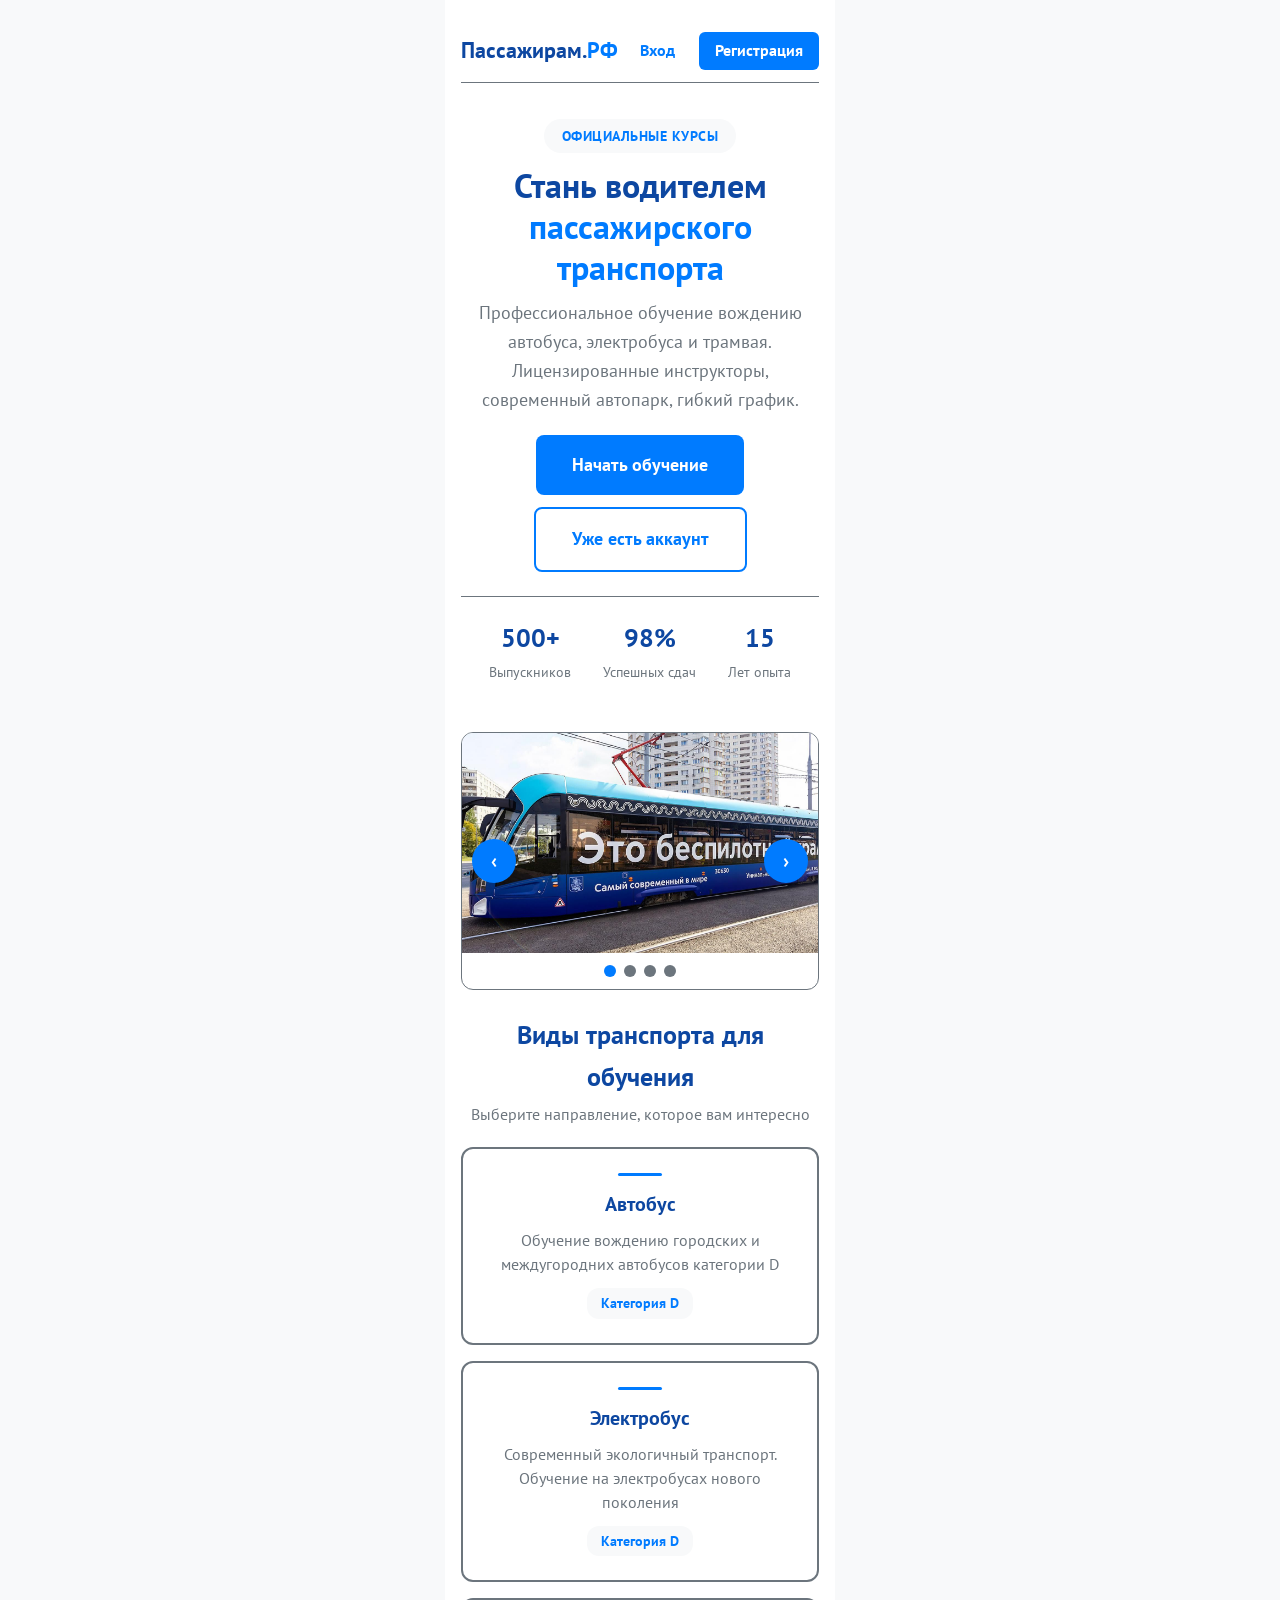
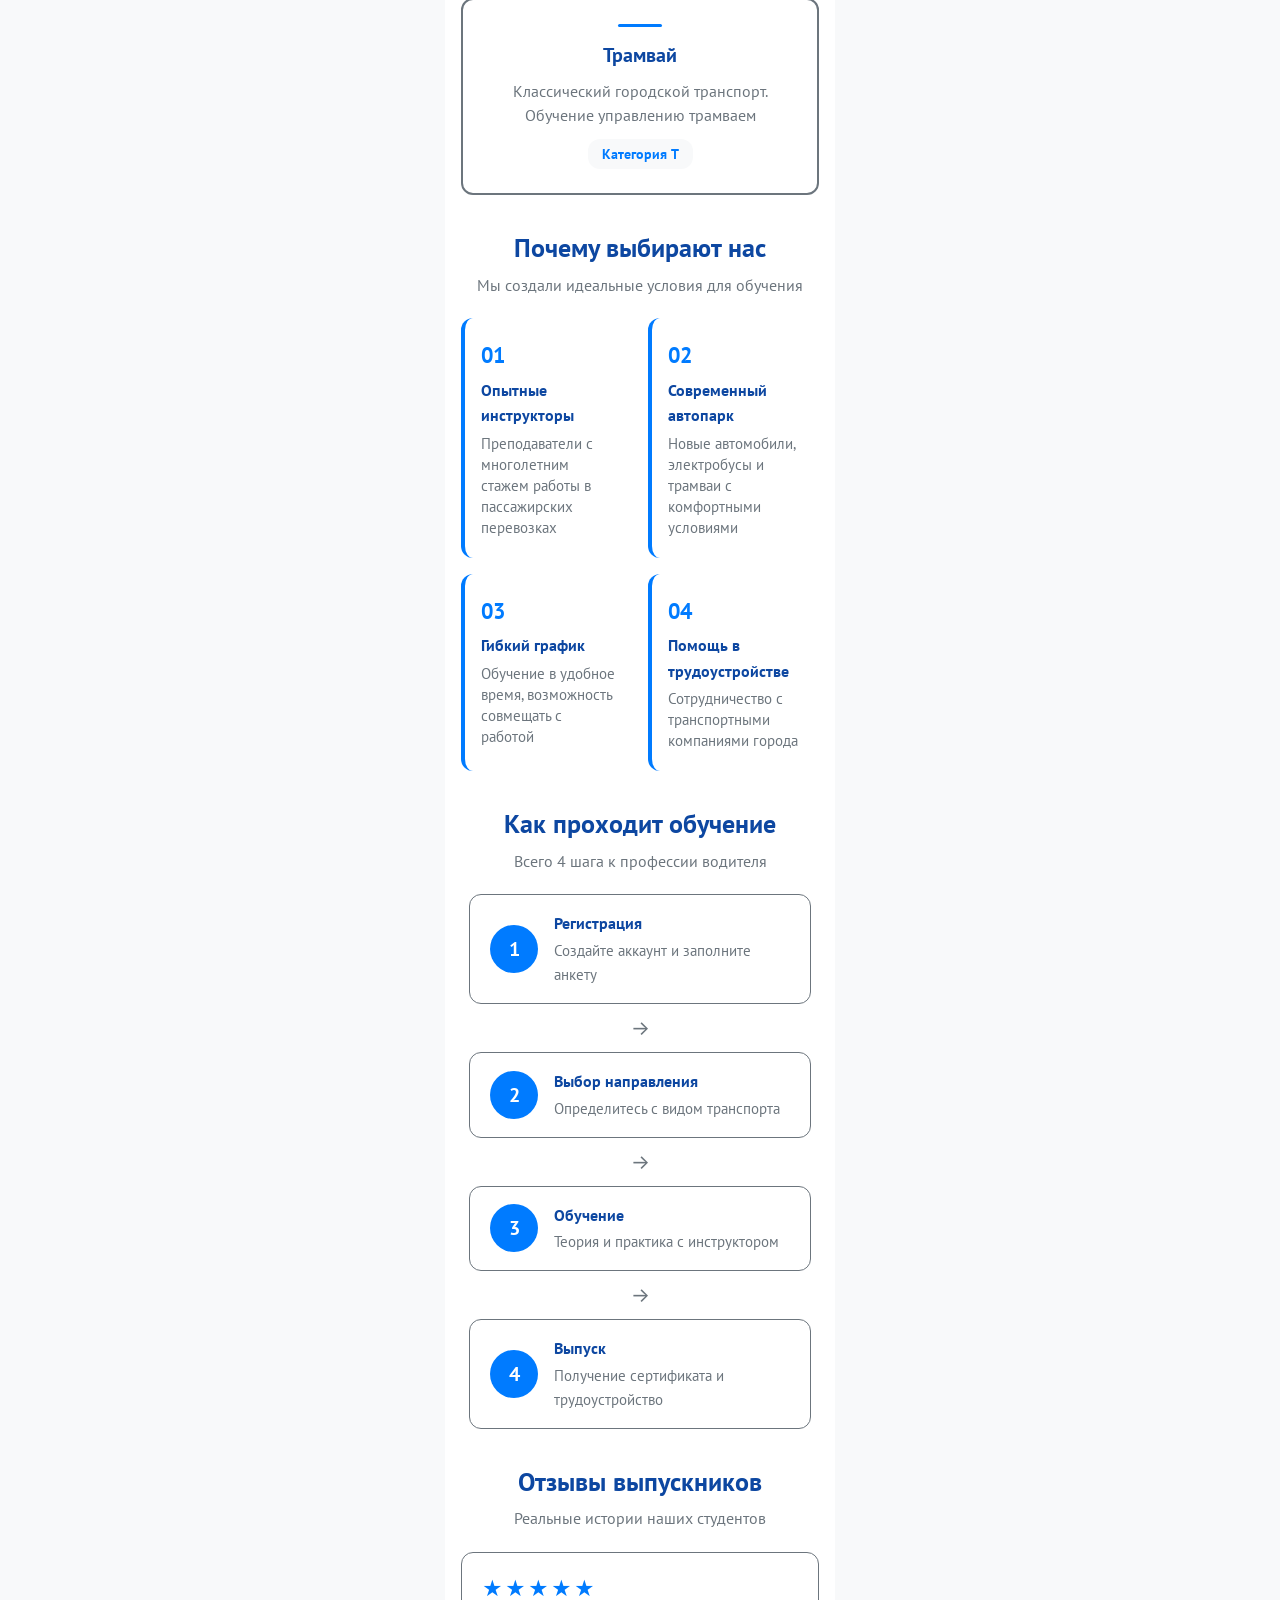
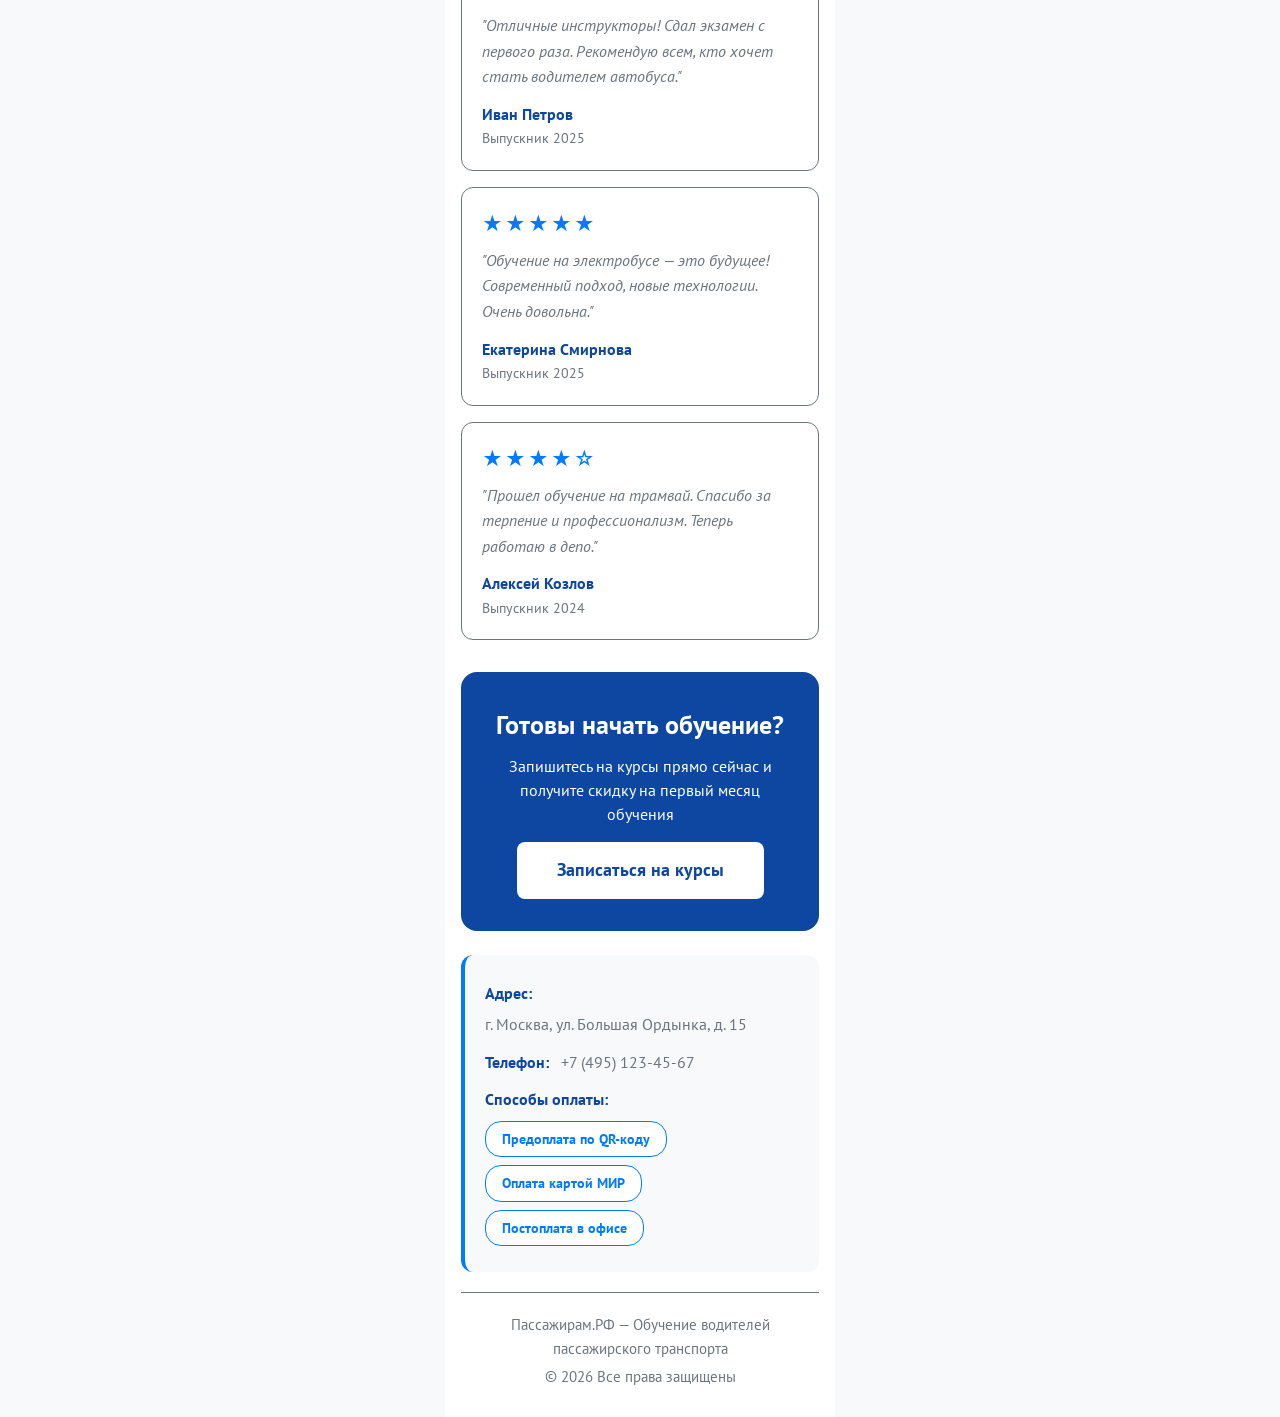
<file: Гарипова ПМ 08/index.html>
<!DOCTYPE html>
<html lang="ru">
<head>
    <meta charset="UTF-8">
    <meta name="viewport" content="width=device-width, initial-scale=1.0">
    <title>Пассажирам.РФ. Обучение перевозкам: автобус, электробус, трамвай</title>
    <link rel="stylesheet" href="assets/css/style.css">
</head>
<body>
    <div class="container">
        <!-- ======================================== -->
        <!-- НАВИГАЦИЯ -->
        <!-- ======================================== -->
        <nav class="nav-links">
            <a href="index.html" class="brand">
                Пассажирам.<span>РФ</span>
            </a>
            <div class="nav-menu">
                <a href="assets/pages/login.html">Вход</a>
                <a href="assets/pages/register.html" class="nav-register">Регистрация</a>
            </div>
        </nav>

        <!-- ======================================== -->
        <!-- ГЕРО-БЛОК -->
        <!-- ======================================== -->
        <div class="hero-section">
            <div class="hero-badge">Официальные курсы</div>
            <h1 class="hero-title">
                Стань водителем<br>
                <span>пассажирского транспорта</span>
            </h1>
            <p class="hero-description">
                Профессиональное обучение вождению автобуса, электробуса и трамвая. 
                Лицензированные инструкторы, современный автопарк, гибкий график.
            </p>
            <div class="hero-buttons">
                <a href="assets/pages/register.html" class="btn btn-primary btn-large">Начать обучение</a>
                <a href="assets/pages/login.html" class="btn btn-outline btn-large">Уже есть аккаунт</a>
            </div>
            <div class="hero-stats">
                <div class="stat-item">
                    <span class="stat-number">500+</span>
                    <span class="stat-label">Выпускников</span>
                </div>
                <div class="stat-item">
                    <span class="stat-number">98%</span>
                    <span class="stat-label">Успешных сдач</span>
                </div>
                <div class="stat-item">
                    <span class="stat-number">15</span>
                    <span class="stat-label">Лет опыта</span>
                </div>
            </div>
        </div>

        <!-- ======================================== -->
        <!-- СЛАЙДЕР -->
        <!-- ======================================== -->
        <div class="slider-container">
            <div class="slider-track" id="mainSlider">
                <img src="assets/img/1_large.png" alt="Обучение вождению автобуса">
                <img src="assets/img/2-9.jpg" alt="Обучение вождению электробуса">
                <img src="assets/img/5ea09b2e31416396857a41b46232b058.png" alt="Обучение вождению трамвая">
                <img src="assets/img/374e0e8da34a4f029351687cb429f1c1.jpg" alt="Пассажирские перевозки">
            </div>
            <button class="slider-btn prev" onclick="prevSlide()">‹</button>
            <button class="slider-btn next" onclick="nextSlide()">›</button>
            <div class="slider-dots" id="sliderDots"></div>
        </div>

        <!-- ======================================== -->
        <!-- ВИДЫ ТРАНСПОРТА -->
        <!-- ======================================== -->
        <div class="section-title">
            <h2>Виды транспорта для обучения</h2>
            <p>Выберите направление, которое вам интересно</p>
        </div>

        <div class="transport-grid">
            <div class="transport-card">
                <div class="transport-line"></div>
                <h3>Автобус</h3>
                <p>Обучение вождению городских и междугородних автобусов категории D</p>
                <span class="transport-tag">Категория D</span>
            </div>
            <div class="transport-card">
                <div class="transport-line"></div>
                <h3>Электробус</h3>
                <p>Современный экологичный транспорт. Обучение на электробусах нового поколения</p>
                <span class="transport-tag">Категория D</span>
            </div>
            <div class="transport-card">
                <div class="transport-line"></div>
                <h3>Трамвай</h3>
                <p>Классический городской транспорт. Обучение управлению трамваем</p>
                <span class="transport-tag">Категория T</span>
            </div>
        </div>

        <!-- ======================================== -->
        <!-- ПРЕИМУЩЕСТВА -->
        <!-- ======================================== -->
        <div class="section-title">
            <h2>Почему выбирают нас</h2>
            <p>Мы создали идеальные условия для обучения</p>
        </div>

        <div class="advantages-grid">
            <div class="advantage-item">
                <div class="advantage-number">01</div>
                <h4>Опытные инструкторы</h4>
                <p>Преподаватели с многолетним стажем работы в пассажирских перевозках</p>
            </div>
            <div class="advantage-item">
                <div class="advantage-number">02</div>
                <h4>Современный автопарк</h4>
                <p>Новые автомобили, электробусы и трамваи с комфортными условиями</p>
            </div>
            <div class="advantage-item">
                <div class="advantage-number">03</div>
                <h4>Гибкий график</h4>
                <p>Обучение в удобное время, возможность совмещать с работой</p>
            </div>
            <div class="advantage-item">
                <div class="advantage-number">04</div>
                <h4>Помощь в трудоустройстве</h4>
                <p>Сотрудничество с транспортными компаниями города</p>
            </div>
        </div>

        <!-- ======================================== -->
        <!-- ПРОЦЕСС ОБУЧЕНИЯ -->
        <!-- ======================================== -->
        <div class="section-title">
            <h2>Как проходит обучение</h2>
            <p>Всего 4 шага к профессии водителя</p>
        </div>

        <div class="steps">
            <div class="step">
                <div class="step-number">1</div>
                <div class="step-content">
                    <h4>Регистрация</h4>
                    <p>Создайте аккаунт и заполните анкету</p>
                </div>
            </div>
            <div class="step-arrow">→</div>
            <div class="step">
                <div class="step-number">2</div>
                <div class="step-content">
                    <h4>Выбор направления</h4>
                    <p>Определитесь с видом транспорта</p>
                </div>
            </div>
            <div class="step-arrow">→</div>
            <div class="step">
                <div class="step-number">3</div>
                <div class="step-content">
                    <h4>Обучение</h4>
                    <p>Теория и практика с инструктором</p>
                </div>
            </div>
            <div class="step-arrow">→</div>
            <div class="step">
                <div class="step-number">4</div>
                <div class="step-content">
                    <h4>Выпуск</h4>
                    <p>Получение сертификата и трудоустройство</p>
                </div>
            </div>
        </div>

        <!-- ======================================== -->
        <!-- ОТЗЫВЫ -->
        <!-- ======================================== -->
        <div class="section-title">
            <h2>Отзывы выпускников</h2>
            <p>Реальные истории наших студентов</p>
        </div>

        <div class="reviews">
            <div class="review-card">
                <div class="review-stars">★★★★★</div>
                <p class="review-text">"Отличные инструкторы! Сдал экзамен с первого раза. Рекомендую всем, кто хочет стать водителем автобуса."</p>
                <div class="review-author">
                    <strong>Иван Петров</strong>
                    <span>Выпускник 2025</span>
                </div>
            </div>
            <div class="review-card">
                <div class="review-stars">★★★★★</div>
                <p class="review-text">"Обучение на электробусе — это будущее! Современный подход, новые технологии. Очень довольна."</p>
                <div class="review-author">
                    <strong>Екатерина Смирнова</strong>
                    <span>Выпускник 2025</span>
                </div>
            </div>
            <div class="review-card">
                <div class="review-stars">★★★★☆</div>
                <p class="review-text">"Прошел обучение на трамвай. Спасибо за терпение и профессионализм. Теперь работаю в депо."</p>
                <div class="review-author">
                    <strong>Алексей Козлов</strong>
                    <span>Выпускник 2024</span>
                </div>
            </div>
        </div>

        <!-- ======================================== -->
        <!-- ПРИЗЫВ К ДЕЙСТВИЮ -->
        <!-- ======================================== -->
        <div class="cta-section">
            <div class="cta-content">
                <h2>Готовы начать обучение?</h2>
                <p>Запишитесь на курсы прямо сейчас и получите скидку на первый месяц обучения</p>
                <a href="assets/pages/register.html" class="btn btn-primary btn-large">Записаться на курсы</a>
            </div>
        </div>

        <!-- ======================================== -->
        <!-- КОНТАКТНАЯ ИНФОРМАЦИЯ -->
        <!-- ======================================== -->
        <div class="contact-info">
            <div class="contact-row">
                <strong>Адрес:</strong>
                <span>г. Москва, ул. Большая Ордынка, д. 15</span>
            </div>
            <div class="contact-row">
                <strong>Телефон:</strong>
                <span>+7 (495) 123-45-67</span>
            </div>
            <div class="contact-row">
                <strong>Способы оплаты:</strong>
                <div class="payment-options">
                    <span class="payment-badge">Предоплата по QR-коду</span>
                    <span class="payment-badge">Оплата картой МИР</span>
                    <span class="payment-badge">Постоплата в офисе</span>
                </div>
            </div>
        </div>

        <!-- ======================================== -->
        <!-- ФУТЕР -->
        <!-- ======================================== -->
        <footer class="footer">
            <p>Пассажирам.РФ — Обучение водителей пассажирского транспорта</p>
            <p class="footer-copy">© 2026 Все права защищены</p>
        </footer>
    </div>

    <script src="assets/js/script.js"></script>
</body>
</html>
</file>
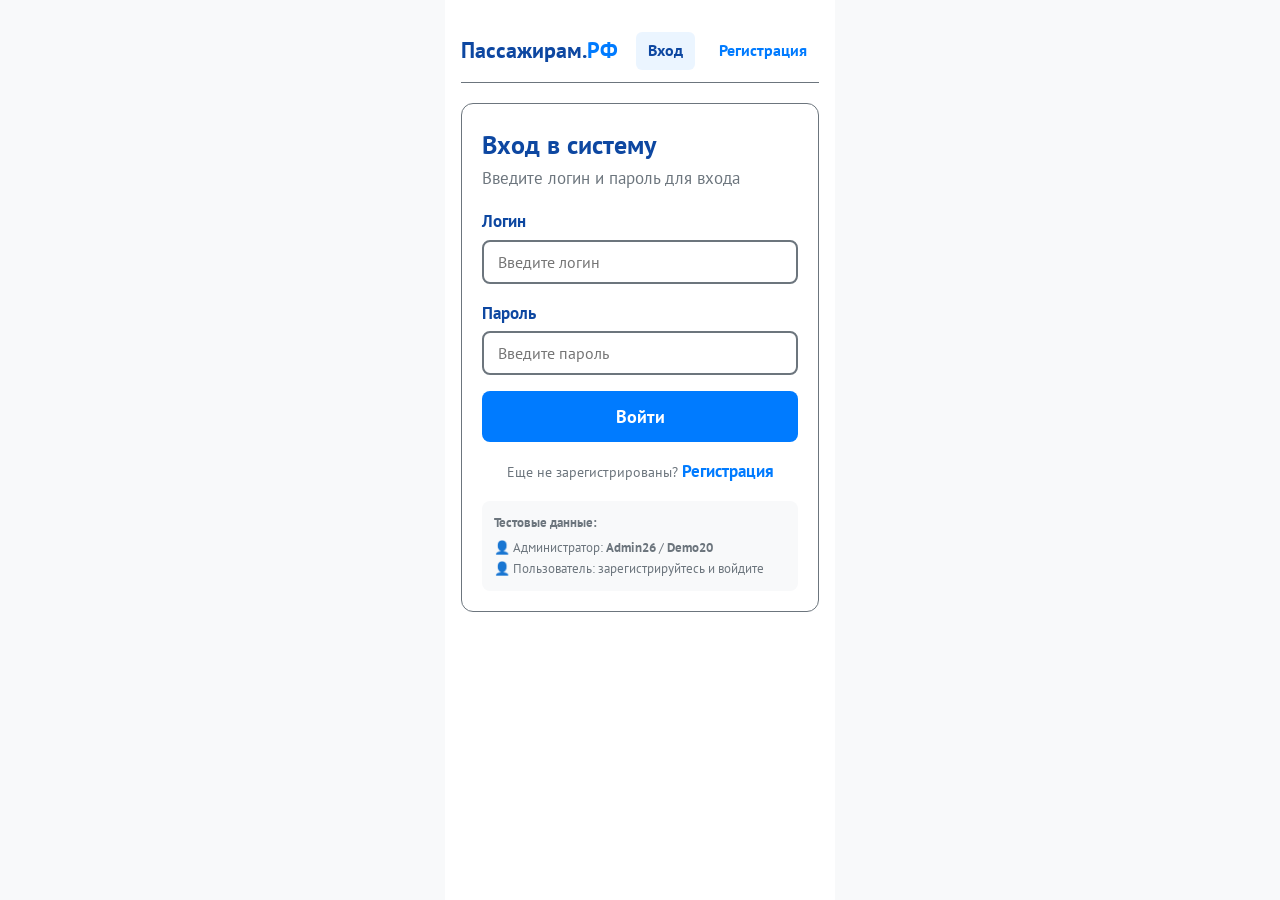
<file: Гарипова ПМ 08/assets/pages/admin.html>
<!DOCTYPE html>
<html lang="ru">
<head>
    <meta charset="UTF-8">
    <meta name="viewport" content="width=device-width, initial-scale=1.0">
    <title>Панель администратора | Пассажирам.РФ. Обучение перевозкам: автобус, электробус, трамвай</title>
    <!-- Подключение Font Awesome для иконок -->
    <link rel="stylesheet" href="https://cdnjs.cloudflare.com/ajax/libs/font-awesome/6.0.0-beta3/css/all.min.css">
    <link rel="stylesheet" href="../css/style.css">
</head>
<body>
    <div class="container">
        <!-- ======================================== -->
        <!-- НАВИГАЦИЯ -->
        <!-- ======================================== -->
        <nav class="nav-links">
            <a href="../../index.html" class="brand">
                Пассажирам.<span>РФ</span>
            </a>
            <div class="nav-menu">
                <span class="admin-badge">
                    <i class="fas fa-shield-alt"></i> Администратор
                </span>
                <a href="admin.html" class="nav-active">Управление</a>
                <a href="#" onclick="logout()" class="logout-link">
                    <i class="fas fa-sign-out-alt"></i> Выйти
                </a>
            </div>
        </nav>

        <!-- ======================================== -->
        <!-- СТАТИСТИКА -->
        <!-- ======================================== -->
        <div class="admin-stats">
            <div class="stat-card">
                <div class="stat-card-icon">
                    <i class="fas fa-file-alt"></i>
                </div>
                <div class="stat-card-info">
                    <span class="stat-card-number" id="statTotal">0</span>
                    <span class="stat-card-label">Всего заявок</span>
                </div>
            </div>
            <div class="stat-card">
                <div class="stat-card-icon status-new-icon">
                    <i class="fas fa-clock"></i>
                </div>
                <div class="stat-card-info">
                    <span class="stat-card-number" id="statNew">0</span>
                    <span class="stat-card-label">Новые</span>
                </div>
            </div>
            <div class="stat-card">
                <div class="stat-card-icon status-learning-icon">
                    <i class="fas fa-graduation-cap"></i>
                </div>
                <div class="stat-card-info">
                    <span class="stat-card-number" id="statLearning">0</span>
                    <span class="stat-card-label">В обучении</span>
                </div>
            </div>
            <div class="stat-card">
                <div class="stat-card-icon status-completed-icon">
                    <i class="fas fa-check-circle"></i>
                </div>
                <div class="stat-card-info">
                    <span class="stat-card-number" id="statCompleted">0</span>
                    <span class="stat-card-label">Завершено</span>
                </div>
            </div>
        </div>

        <!-- ======================================== -->
        <!-- ПАНЕЛЬ УПРАВЛЕНИЯ -->
        <!-- ======================================== -->
        <div class="card">
            <div class="admin-header">
                <div>
                    <h2><i class="fas fa-tasks"></i> Управление заявками</h2>
                    <p style="color: var(--gray); font-size: 14px;">Просматривайте и изменяйте статусы заявок</p>
                </div>
                <button class="btn btn-outline" onclick="refreshData()" style="width: auto; padding: 8px 16px; font-size: 14px;">
                    <i class="fas fa-sync-alt"></i> Обновить
                </button>
            </div>

            <!-- Фильтры -->
            <div class="admin-filters">
                <div class="filter-group">
                    <i class="fas fa-search"></i>
                    <input type="text" id="adminSearch" placeholder="Поиск по ФИО..." oninput="filterApplications()">
                </div>
                <div class="filter-group">
                    <i class="fas fa-filter"></i>
                    <select id="adminStatusFilter" onchange="filterApplications()">
                        <option value="">Все статусы</option>
                        <option value="Новая">🟡 Новая</option>
                        <option value="Идет обучение">🔵 Идет обучение</option>
                        <option value="Обучение завершено">🟢 Обучение завершено</option>
                    </select>
                </div>
                <div class="filter-group">
                    <i class="fas fa-sort"></i>
                    <select id="adminSortFilter" onchange="sortTable(parseInt(this.value))">
                        <option value="0">Сортировка по ID</option>
                        <option value="1">Сортировка по ФИО</option>
                        <option value="2">Сортировка по транспорту</option>
                        <option value="3">Сортировка по дате</option>
                    </select>
                </div>
                <span class="admin-count" id="adminCount">
                    <i class="fas fa-database"></i> Всего: 0 заявок
                </span>
            </div>

            <!-- Таблица заявок -->
            <div class="table-wrapper">
                <table class="admin-table" id="adminTable">
                    <thead>
                        <tr>
                            <th onclick="sortTable(0)" style="cursor: pointer;">
                                <i class="fas fa-hashtag"></i> ID
                            </th>
                            <th onclick="sortTable(1)" style="cursor: pointer;">
                                <i class="fas fa-user"></i> ФИО
                            </th>
                            <th onclick="sortTable(2)" style="cursor: pointer;">
                                <i class="fas fa-bus"></i> Транспорт
                            </th>
                            <th onclick="sortTable(3)" style="cursor: pointer;">
                                <i class="fas fa-calendar"></i> Дата
                            </th>
                            <th><i class="fas fa-tag"></i> Статус</th>
                            <th><i class="fas fa-cog"></i> Действия</th>
                        </tr>
                    </thead>
                    <tbody id="adminTableBody">
                        <!-- Данные загружаются скриптом -->
                    </tbody>
                </table>
            </div>

            <!-- Информация о странице -->
            <div class="table-footer">
                <span id="pageInfo" style="color: var(--gray); font-size: 14px;">Показано 0 из 0</span>
                <div class="pagination" id="adminPagination"></div>
            </div>
        </div>

        <!-- ======================================== -->
        <!-- БЫСТРЫЕ ДЕЙСТВИЯ -->
        <!-- ======================================== -->
        <div class="quick-actions">
            <h4><i class="fas fa-bolt"></i> Быстрые действия</h4>
            <div class="quick-actions-grid">
                <button class="quick-action-btn" onclick="filterByStatus('Новая')">
                    <i class="fas fa-clock"></i>
                    <span>Показать новые</span>
                </button>
                <button class="quick-action-btn" onclick="filterByStatus('Идет обучение')">
                    <i class="fas fa-graduation-cap"></i>
                    <span>Показать в обучении</span>
                </button>
                <button class="quick-action-btn" onclick="filterByStatus('Обучение завершено')">
                    <i class="fas fa-check-circle"></i>
                    <span>Показать завершенные</span>
                </button>
                <button class="quick-action-btn" onclick="resetFilters()">
                    <i class="fas fa-undo"></i>
                    <span>Сбросить фильтры</span>
                </button>
            </div>
        </div>
    </div>

    <script src="../js/script.js"></script>
</body>
</html>
</file>
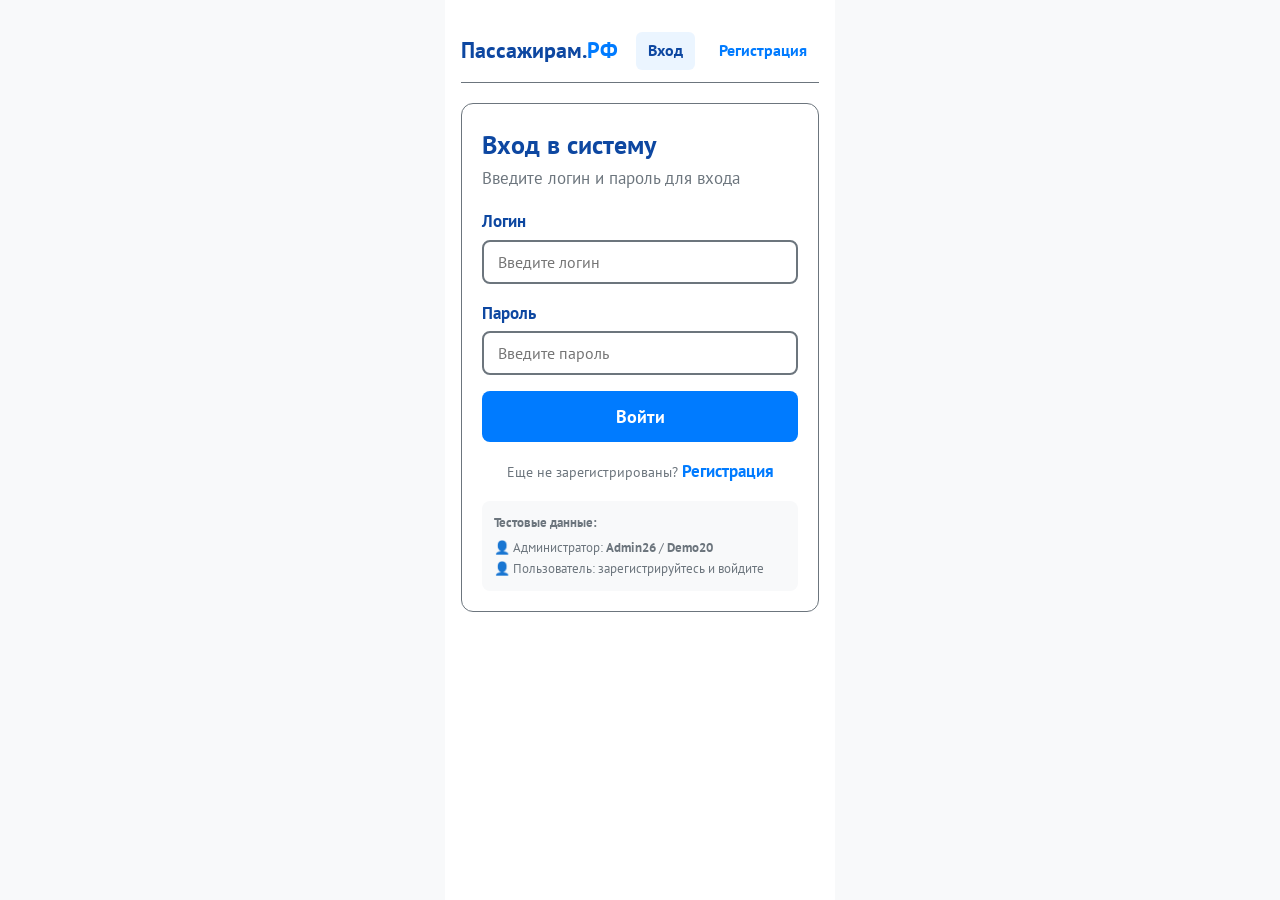
<file: Гарипова ПМ 08/assets/pages/application.html>
<!DOCTYPE html>
<html lang="ru">
<head>
    <meta charset="UTF-8">
    <meta name="viewport" content="width=device-width, initial-scale=1.0">
    <title>Оформление заявки | Пассажирам.РФ. Обучение перевозкам: автобус, электробус, трамвай</title>
    <link rel="stylesheet" href="../css/style.css">
</head>
<body>
    <div class="container">
        <!-- ======================================== -->
        <!-- НАВИГАЦИЯ -->
        <!-- ======================================== -->
        <nav class="nav-links">
            <a href="../../index.html" class="brand">
                Пассажирам.<span>РФ</span>
            </a>
            <div class="nav-menu">
                <span id="userDisplayNav" class="user-name"></span>
                <a href="profile.html">Кабинет</a>
                <a href="application.html" class="nav-active">Новая заявка</a>
                <a href="#" onclick="logout()" class="logout-link">Выйти</a>
            </div>
        </nav>

        <!-- ======================================== -->
        <!-- ФОРМА ЗАЯВКИ -->
        <!-- ======================================== -->
        <div class="card">
            <h2>Оформление заявки на обучение</h2>
            <p style="color: var(--gray); margin-bottom: 16px;">Заполните форму для записи на курсы</p>

            <form id="applicationForm">
                <div class="form-group">
                    <label for="transportType">Вид транспорта *</label>
                    <select id="transportType">
                        <option value="">Выберите вид транспорта</option>
                        <option value="Автобус">Автобус</option>
                        <option value="Электробус">Электробус</option>
                        <option value="Трамвай">Трамвай</option>
                    </select>
                    <div class="error-message" id="transportError">Выберите вид транспорта</div>
                </div>

                <div class="form-group">
                    <label for="startDate">Дата начала обучения *</label>
                    <input type="text" id="startDate" placeholder="ДД.ММ.ГГГГ (например: 15.08.2026)">
                    <div class="error-message" id="dateError">Введите дату в формате ДД.ММ.ГГГГ</div>
                    <small class="helper-text">Формат: ДД.ММ.ГГГГ</small>
                </div>

                <div class="form-group">
                    <label for="paymentMethod">Способ оплаты *</label>
                    <select id="paymentMethod">
                        <option value="">Выберите способ оплаты</option>
                        <option value="Предоплата по QR-коду">Предоплата по QR-коду</option>
                        <option value="Оплата картой МИР">Оплата картой МИР</option>
                        <option value="Постоплата в офисе">Постоплата в офисе</option>
                    </select>
                    <div class="error-message" id="paymentError">Выберите способ оплаты</div>
                </div>

                <button type="submit" class="btn btn-primary">Отправить заявку</button>
            </form>

            <div id="applicationMessage" style="margin-top: 12px;"></div>
        </div>
    </div>

    <script src="../js/script.js"></script>
</body>
</html>
</file>
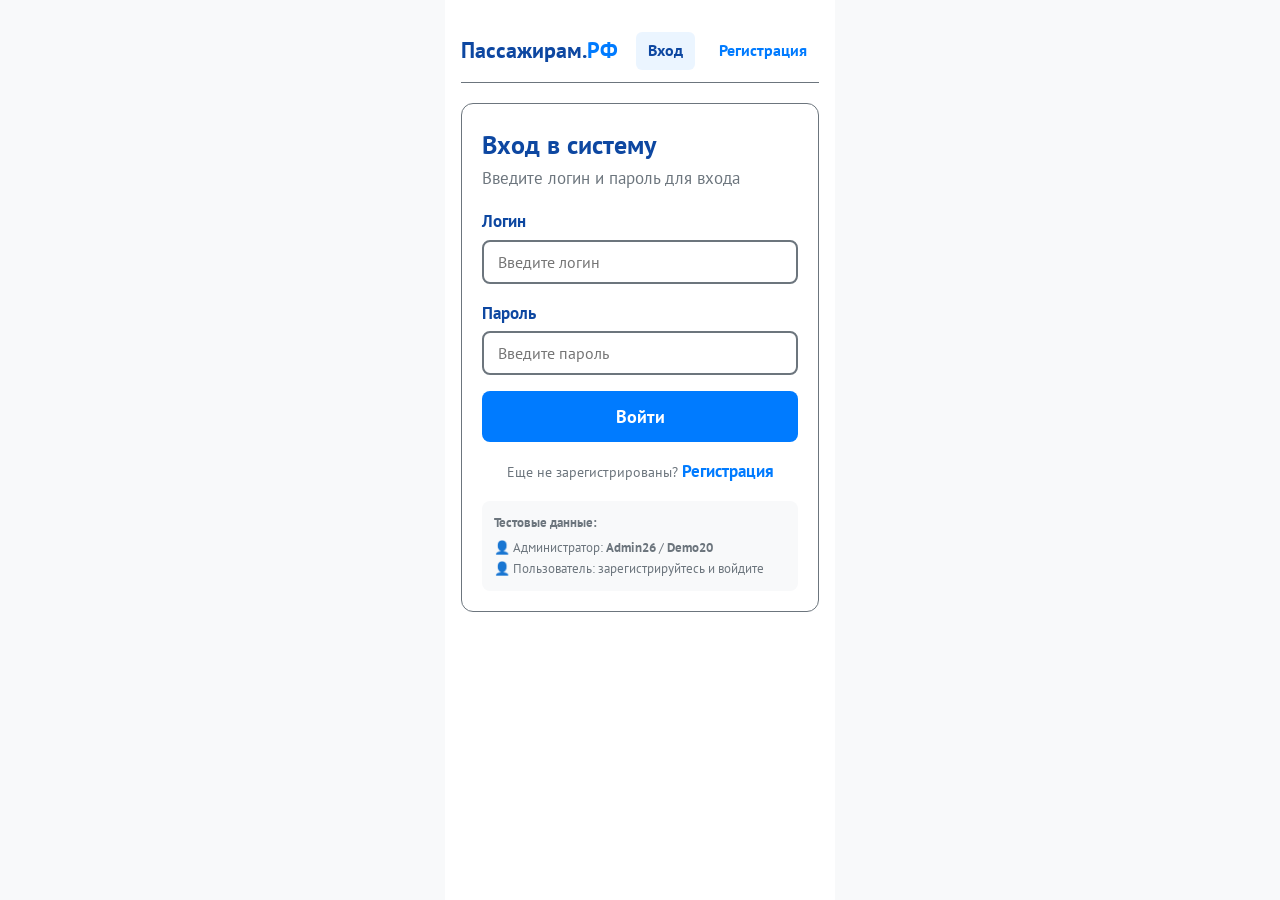
<file: Гарипова ПМ 08/assets/pages/login.html>
<!DOCTYPE html>
<html lang="ru">
<head>
    <meta charset="UTF-8">
    <meta name="viewport" content="width=device-width, initial-scale=1.0">
    <title>Вход | Пассажирам.РФ. Обучение перевозкам: автобус, электробус, трамвай</title>
    <link rel="stylesheet" href="../css/style.css">
</head>
<body>
    <div class="container">
        <!-- ======================================== -->
        <!-- НАВИГАЦИЯ -->
        <!-- ======================================== -->
        <nav class="nav-links">
            <a href="../../index.html" class="brand">
                Пассажирам.<span>РФ</span>
            </a>
            <div class="nav-menu">
                <a href="login.html" class="nav-active">Вход</a>
                <a href="register.html">Регистрация</a>
            </div>
        </nav>

        <!-- ======================================== -->
        <!-- ФОРМА ВХОДА -->
        <!-- ======================================== -->
        <div class="card">
            <h2>Вход в систему</h2>
            <p style="color: var(--gray); margin-bottom: 16px;">Введите логин и пароль для входа</p>

            <!-- Блок для предупреждений -->
            <div id="loginAlert" class="alert alert-danger" style="display: none;"></div>

            <form id="loginForm">
                <div class="form-group">
                    <label for="loginUsername">Логин</label>
                    <input type="text" id="loginUsername" placeholder="Введите логин">
                </div>

                <div class="form-group">
                    <label for="loginPassword">Пароль</label>
                    <input type="password" id="loginPassword" placeholder="Введите пароль">
                </div>

                <button type="submit" class="btn btn-primary">Войти</button>
            </form>

            <!-- Ссылка на регистрацию -->
            <p style="text-align: center; margin-top: 16px; font-size: 14px;">
                Еще не зарегистрированы? <a href="register.html" style="color: var(--primary-blue); font-weight: 700;">Регистрация</a>
            </p>

            <!-- Информация для тестирования -->
            <div style="margin-top: 16px; padding: 12px; background: var(--bg-light); border-radius: 8px; font-size: 13px; color: var(--gray);">
                <p style="font-size: 13px; margin-bottom: 4px;"><strong>Тестовые данные:</strong></p>
                <p style="font-size: 13px;">👤 Администратор: <strong>Admin26</strong> / <strong>Demo20</strong></p>
                <p style="font-size: 13px;">👤 Пользователь: зарегистрируйтесь и войдите</p>
            </div>
        </div>
    </div>

    <script src="../js/script.js"></script>
</body>
</html>
</file>
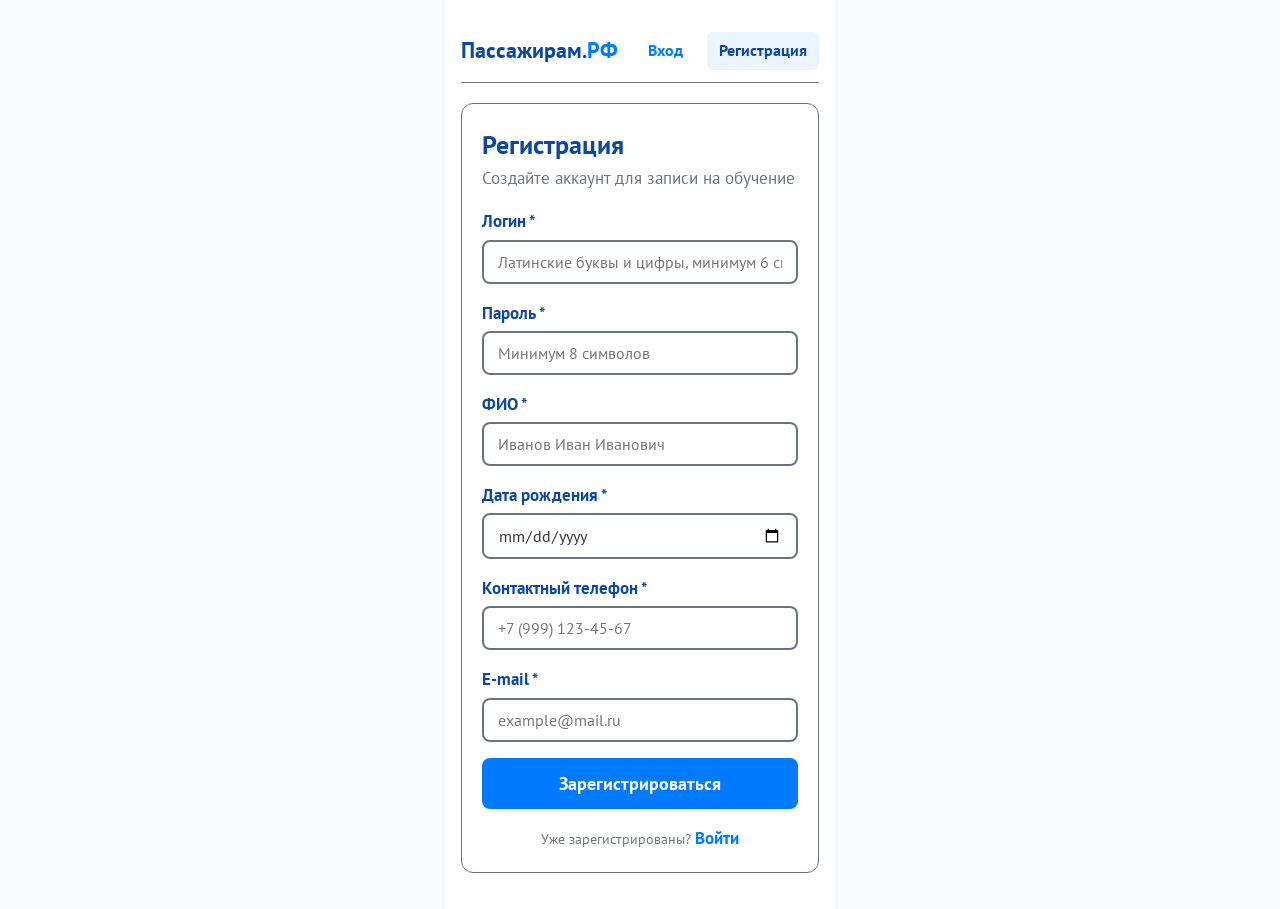
<file: Гарипова ПМ 08/assets/pages/register.html>
<!DOCTYPE html>
<html lang="ru">
<head>
    <meta charset="UTF-8">
    <meta name="viewport" content="width=device-width, initial-scale=1.0">
    <title>Регистрация | Пассажирам.РФ. Обучение перевозкам: автобус, электробус, трамвай</title>
    <link rel="stylesheet" href="../css/style.css">
</head>
<body>
    <div class="container">
        <!-- ======================================== -->
        <!-- НАВИГАЦИЯ -->
        <!-- ======================================== -->
        <nav class="nav-links">
            <a href="../../index.html" class="brand">
                Пассажирам.<span>РФ</span>
            </a>
            <div class="nav-menu">
                <a href="login.html">Вход</a>
                <a href="register.html" class="nav-active">Регистрация</a>
            </div>
        </nav>

        <!-- ======================================== -->
        <!-- ФОРМА РЕГИСТРАЦИИ -->
        <!-- ======================================== -->
        <div class="card">
            <h2>Регистрация</h2>
            <p style="color: var(--gray); margin-bottom: 16px;">Создайте аккаунт для записи на обучение</p>

            <form id="registerForm" novalidate>
                <!-- Логин -->
                <div class="form-group">
                    <label for="regLogin">Логин *</label>
                    <input type="text" id="regLogin" placeholder="Латинские буквы и цифры, минимум 6 символов">
                    <div class="error-message" id="loginError">Логин должен содержать латинские буквы и цифры, минимум 6 символов</div>
                </div>

                <!-- Пароль -->
                <div class="form-group">
                    <label for="regPassword">Пароль *</label>
                    <input type="password" id="regPassword" placeholder="Минимум 8 символов">
                    <div class="error-message" id="passwordError">Пароль должен содержать минимум 8 символов</div>
                </div>

                <!-- ФИО -->
                <div class="form-group">
                    <label for="regFullname">ФИО *</label>
                    <input type="text" id="regFullname" placeholder="Иванов Иван Иванович">
                    <div class="error-message" id="fullnameError">Введите полное ФИО</div>
                </div>

                <!-- Дата рождения -->
                <div class="form-group">
                    <label for="regBirthdate">Дата рождения *</label>
                    <input type="date" id="regBirthdate">
                    <div class="error-message" id="birthdateError">Выберите дату рождения</div>
                </div>

                <!-- Телефон -->
                <div class="form-group">
                    <label for="regPhone">Контактный телефон *</label>
                    <input type="tel" id="regPhone" placeholder="+7 (999) 123-45-67">
                    <div class="error-message" id="phoneError">Введите номер телефона</div>
                </div>

                <!-- Email -->
                <div class="form-group">
                    <label for="regEmail">E-mail *</label>
                    <input type="email" id="regEmail" placeholder="example@mail.ru">
                    <div class="error-message" id="emailError">Введите корректный email</div>
                </div>

                <button type="submit" class="btn btn-primary">Зарегистрироваться</button>
            </form>

            <p style="text-align: center; margin-top: 16px; font-size: 14px;">
                Уже зарегистрированы? <a href="login.html" style="color: var(--primary-blue); font-weight: 700;">Войти</a>
            </p>
        </div>
    </div>

    <script src="../js/script.js"></script>
</body>
</html>
</file>
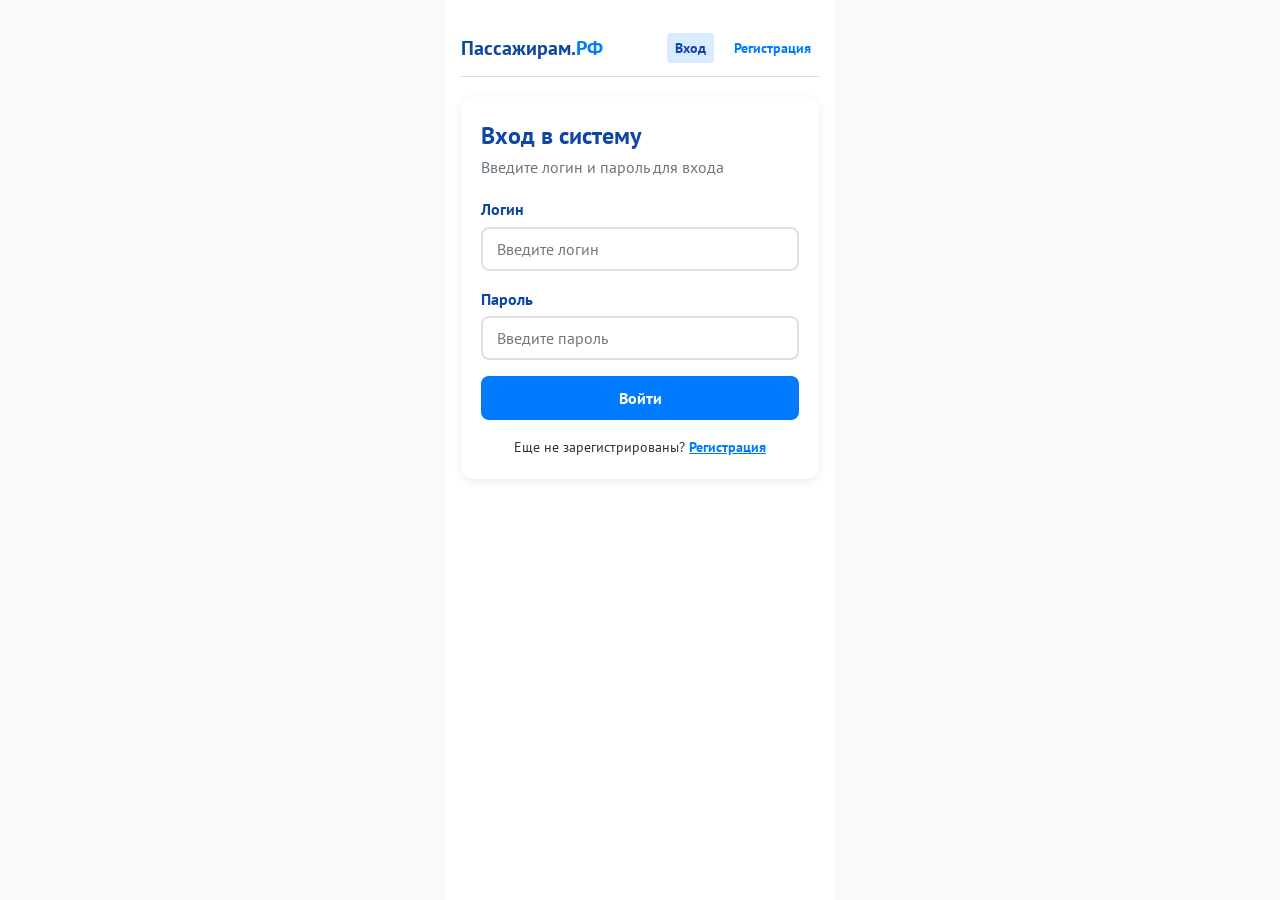
<file: ПМ 08 Гарипова/assets/pages/admin.html>
<!DOCTYPE html>
<html lang="ru">
<head>
    <meta charset="UTF-8">
    <meta name="viewport" content="width=device-width, initial-scale=1.0">
    <title>Панель администратора | Пассажирам.РФ. Обучение перевозкам: автобус, электробус, трамвай</title>
    <link rel="stylesheet" href="../css/style.css">
</head>
<body>
    <div class="container">
        <!-- Навигация -->
        <nav class="nav-links">
            <a href="../../index.html" class="brand">Пассажирам.<span>РФ</span></a>
            <div class="nav-menu">
                <span style="color: var(--gray); font-size: 14px; margin-right: 12px;">Администратор</span>
                <a href="admin.html" class="nav-active">Управление</a>
                <a href="#" onclick="logout()" class="logout-link">Выйти</a>
            </div>
        </nav>

        <div class="card fade-in">
            <h2>Панель управления</h2>
            <p style="color: var(--gray); margin-bottom: 16px;">Управление заявками на обучение</p>

            <!-- Фильтры -->
            <div class="admin-filters">
                <input type="text" id="adminSearch" placeholder="Поиск по ФИО..." oninput="filterApplications()">
                <select id="adminStatusFilter" onchange="filterApplications()">
                    <option value="">Все статусы</option>
                    <option value="Новая">Новая</option>
                    <option value="Идет обучение">Идет обучение</option>
                    <option value="Обучение завершено">Обучение завершено</option>
                </select>
                <span style="font-size: 14px; color: var(--gray);" id="adminCount"></span>
            </div>

            <!-- Таблица заявок -->
            <div style="overflow-x: auto;">
                <table class="admin-table" id="adminTable">
                    <thead>
                        <tr>
                            <th onclick="sortTable(0)" style="cursor: pointer;">ID</th>
                            <th onclick="sortTable(1)" style="cursor: pointer;">ФИО</th>
                            <th onclick="sortTable(2)" style="cursor: pointer;">Транспорт</th>
                            <th onclick="sortTable(3)" style="cursor: pointer;">Дата</th>
                            <th>Статус</th>
                            <th>Действия</th>
                        </tr>
                    </thead>
                    <tbody id="adminTableBody">
                        <!-- Данные загружаются скриптом -->
                    </tbody>
                </table>
            </div>

            <!-- Постраничная навигация -->
            <div class="pagination" id="adminPagination"></div>
        </div>
    </div>

    <script src="../js/script.js"></script>
</body>
</html>
</file>
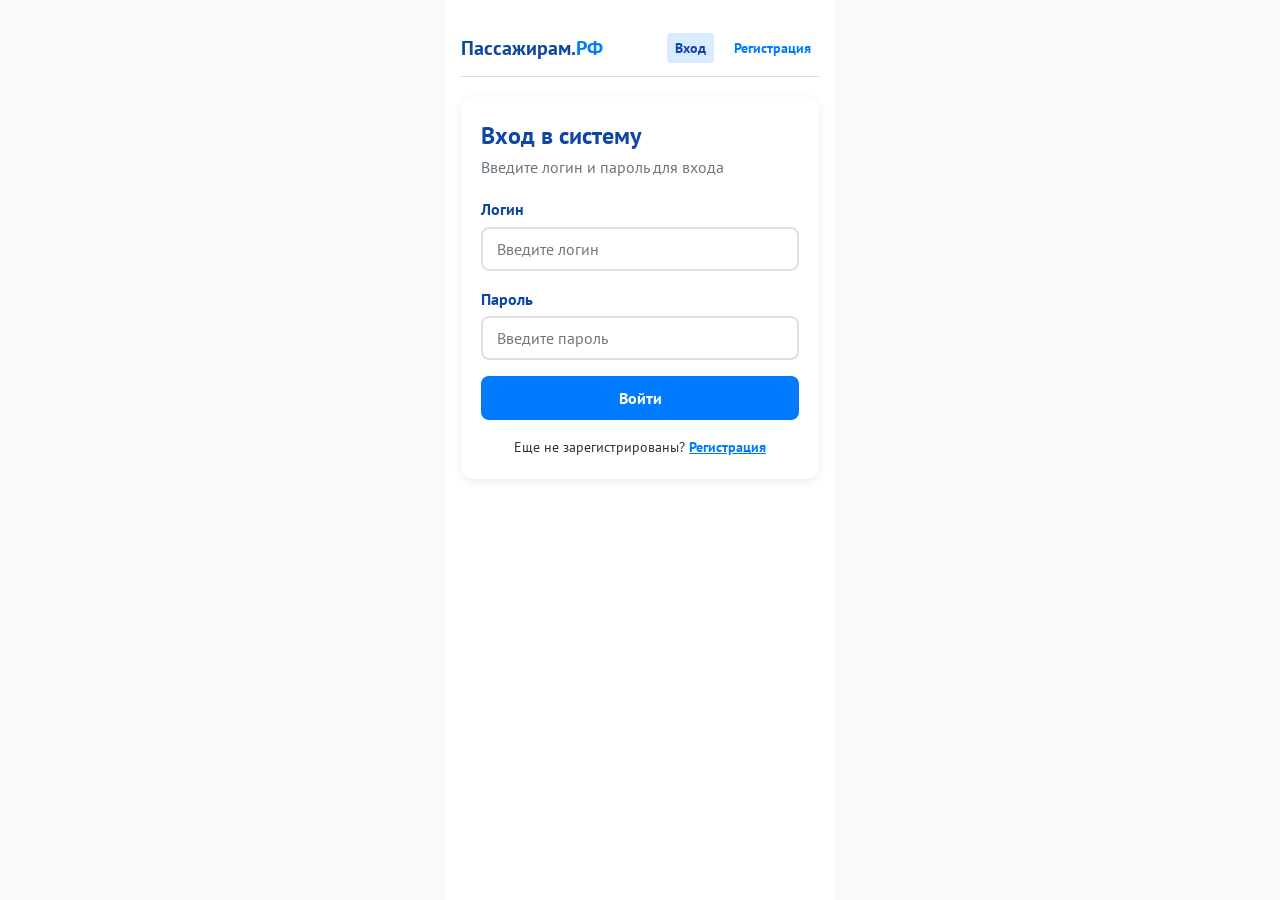
<file: ПМ 08 Гарипова/assets/pages/application.html>
<!DOCTYPE html>
<html lang="ru">
<head>
    <meta charset="UTF-8">
    <meta name="viewport" content="width=device-width, initial-scale=1.0">
    <title>Оформление заявки | Пассажирам.РФ. Обучение перевозкам: автобус, электробус, трамвай</title>
    <link rel="stylesheet" href="../css/style.css">
</head>
<body>
    <div class="container">
        <!-- Навигация -->
        <nav class="nav-links">
            <a href="../../index.html" class="brand">Пассажирам.<span>РФ</span></a>
            <div class="nav-menu">
                <span id="userDisplayNav" class="user-name"></span>
                <a href="profile.html">Кабинет</a>
                <a href="application.html" class="nav-active">Новая заявка</a>
                <a href="#" onclick="logout()" class="logout-link">Выйти</a>
            </div>
        </nav>

        <div class="card fade-in">
            <h2>Оформление заявки на обучение</h2>
            <p style="color: var(--gray); margin-bottom: 16px;">Заполните форму для записи на курсы</p>

            <form id="applicationForm">
                <!-- Вид транспорта (выпадающий список) -->
                <div class="form-group">
                    <label for="transportType">Вид транспорта *</label>
                    <select id="transportType">
                        <option value="">Выберите вид транспорта</option>
                        <option value="Автобус">Автобус</option>
                        <option value="Электробус">Электробус</option>
                        <option value="Трамвай">Трамвай</option>
                    </select>
                    <div class="error-message" id="transportError">Выберите вид транспорта</div>
                </div>

                <!-- Дата начала (формат ДД.ММ.ГГГГ) -->
                <div class="form-group">
                    <label for="startDate">Дата начала обучения *</label>
                    <input type="text" id="startDate" placeholder="ДД.ММ.ГГГГ (например: 15.08.2026)">
                    <div class="error-message" id="dateError">Введите дату в формате ДД.ММ.ГГГГ</div>
                    <small class="helper-text">Формат: ДД.ММ.ГГГГ</small>
                </div>

                <!-- Способ оплаты (выпадающий список) -->
                <div class="form-group">
                    <label for="paymentMethod">Способ оплаты *</label>
                    <select id="paymentMethod">
                        <option value="">Выберите способ оплаты</option>
                        <option value="Предоплата по QR-коду">Предоплата по QR-коду</option>
                        <option value="Оплата картой МИР">Оплата картой МИР</option>
                        <option value="Постоплата в офисе">Постоплата в офисе</option>
                    </select>
                    <div class="error-message" id="paymentError">Выберите способ оплаты</div>
                </div>

                <button type="submit" class="btn btn-primary">Отправить заявку</button>
            </form>

            <div id="applicationMessage" style="margin-top: 12px;"></div>
        </div>
    </div>

    <script src="../js/script.js"></script>
</body>
</html>
</file>
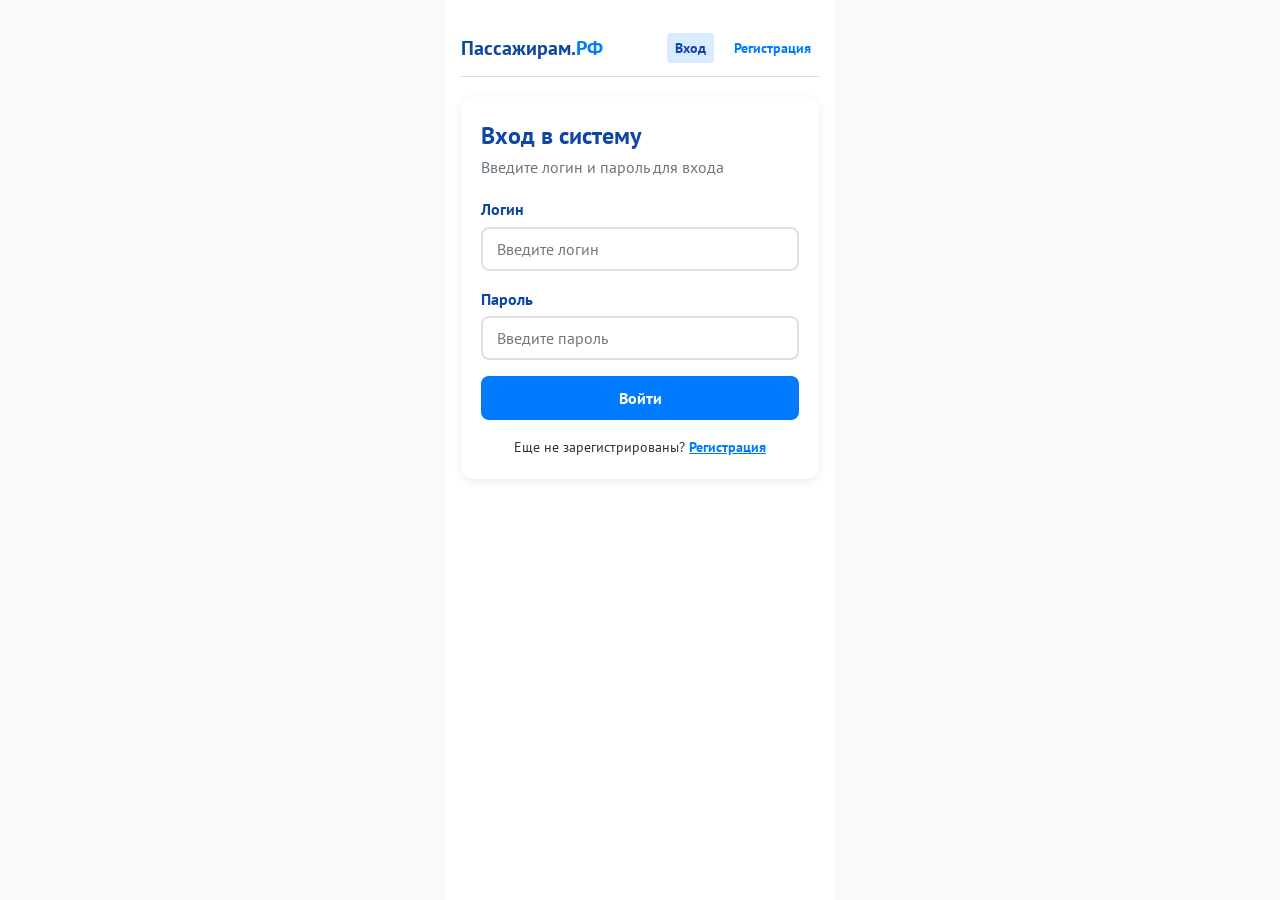
<file: ПМ 08 Гарипова/assets/pages/login.html>
<!DOCTYPE html>
<html lang="ru">
<head>
    <meta charset="UTF-8">
    <meta name="viewport" content="width=device-width, initial-scale=1.0">
    <title>Вход | Пассажирам.РФ. Обучение перевозкам: автобус, электробус, трамвай</title>
    <link rel="stylesheet" href="../css/style.css">
</head>
<body>
    <div class="container">
        <!-- Навигация -->
        <nav class="nav-links">
            <a href="../../index.html" class="brand">Пассажирам.<span>РФ</span></a>
            <div class="nav-menu">
                <a href="login.html" class="nav-active">Вход</a>
                <a href="register.html">Регистрация</a>
            </div>
        </nav>

        <div class="card fade-in">
            <h2>Вход в систему</h2>
            <p style="color: var(--gray); margin-bottom: 16px;">Введите логин и пароль для входа</p>

            <!-- Блок для предупреждений -->
            <div id="loginAlert" class="alert alert-danger" style="display: none;"></div>

            <form id="loginForm">
                <div class="form-group">
                    <label for="loginUsername">Логин</label>
                    <input type="text" id="loginUsername" placeholder="Введите логин">
                </div>

                <div class="form-group">
                    <label for="loginPassword">Пароль</label>
                    <input type="password" id="loginPassword" placeholder="Введите пароль">
                </div>

                <button type="submit" class="btn btn-primary">Войти</button>
            </form>

            <p style="text-align: center; margin-top: 16px; font-size: 14px;">
                Еще не зарегистрированы? <a href="register.html" style="color: var(--primary-blue); font-weight: 700;">Регистрация</a>
            </p>
        </div>
    </div>

    <script src="../js/script.js"></script>
</body>
</html>
</file>
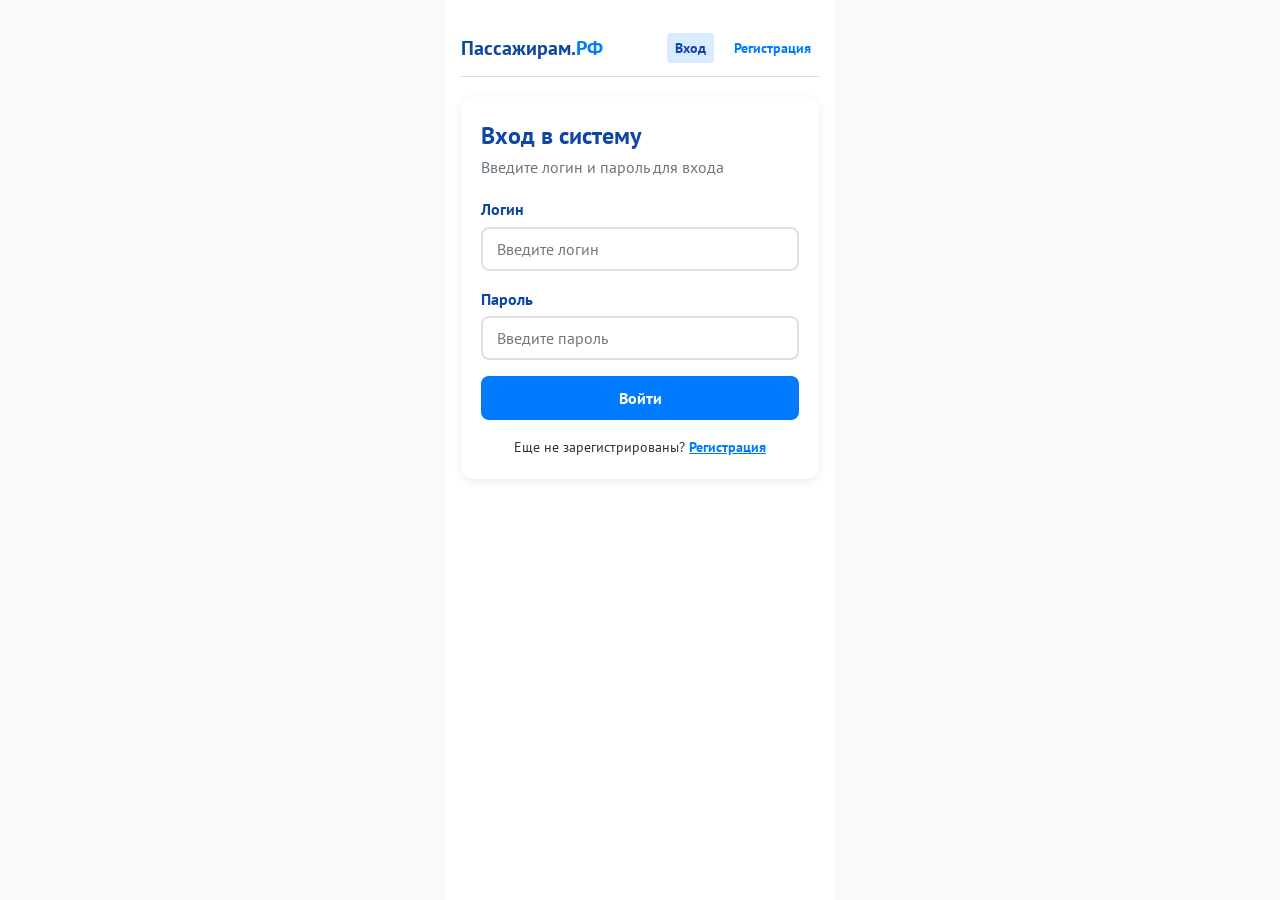
<file: ПМ 08 Гарипова/assets/pages/profile.html>
<!DOCTYPE html>
<html lang="ru">
<head>
    <meta charset="UTF-8">
    <meta name="viewport" content="width=device-width, initial-scale=1.0">
    <title>Личный кабинет | Пассажирам.РФ. Обучение перевозкам: автобус, электробус, трамвай</title>
    <link rel="stylesheet" href="../css/style.css">
</head>
<body>
    <div class="container">
        <!-- Навигация -->
        <nav class="nav-links">
            <a href="../../index.html" class="brand">Пассажирам.<span>РФ</span></a>
            <div class="nav-menu">
                <span id="userDisplay" class="user-name"></span>
                <a href="profile.html" class="nav-active">Кабинет</a>
                <a href="application.html">Новая заявка</a>
                <a href="#" onclick="logout()" class="logout-link">Выйти</a>
            </div>
        </nav>

        <!-- Слайдер в личном кабинете -->
        <div class="slider-container">
            <div class="slider-track" id="profileSlider">
                <img src="../../assets/img/anonsPitchbussamarin(9).webp" alt="Обучение автобус">
                <img src="../../assets/img/b3ac9a437887fb6a1d5c9.jpg" alt="Обучение электробус">
                <img src="../../assets/img/b7d2d780c0cca44401c954ed5.jpg" alt="Обучение трамвай">
                <img src="../../assets/img/e295464686cc17d074cb2f14.jpg" alt="Пассажирские перевозки">
            </div>
            <button class="slider-btn prev" onclick="prevSlide()">‹</button>
            <button class="slider-btn next" onclick="nextSlide()">›</button>
            <div class="slider-dots" id="profileSliderDots"></div>
        </div>

        <!-- Мои заявки -->
        <div class="card fade-in">
            <h3>Мои заявки</h3>
            <div id="applicationsList">
                <p style="color: var(--gray); text-align: center; padding: 20px 0;">У вас пока нет заявок</p>
            </div>
        </div>

        <!-- Оставить отзыв -->
        <div class="card fade-in">
            <h3>Оставить отзыв</h3>
            <p style="font-size: 14px; color: var(--gray); margin-bottom: 12px;">
                Вы можете оставить отзыв только по завершенным заявкам
            </p>
            
            <div class="form-group">
                <label>Выберите заявку для отзыва</label>
                <select id="reviewApplicationSelect">
                    <option value="">Нет завершенных заявок</option>
                </select>
            </div>

            <div class="star-rating" id="starRating">
                <span class="star" data-value="1">★</span>
                <span class="star" data-value="2">★</span>
                <span class="star" data-value="3">★</span>
                <span class="star" data-value="4">★</span>
                <span class="star" data-value="5">★</span>
            </div>

            <div class="form-group">
                <label>Текст отзыва</label>
                <textarea id="reviewText" rows="3" placeholder="Поделитесь впечатлениями об обучении..."></textarea>
            </div>

            <button onclick="submitReview()" class="btn btn-primary">Отправить отзыв</button>
            <div id="reviewMessage" style="margin-top: 8px;"></div>
        </div>

        <a href="application.html" class="btn btn-primary" style="margin-top: 8px;">Новая заявка</a>
    </div>

    <script src="../js/script.js"></script>
</body>
</html>
</file>
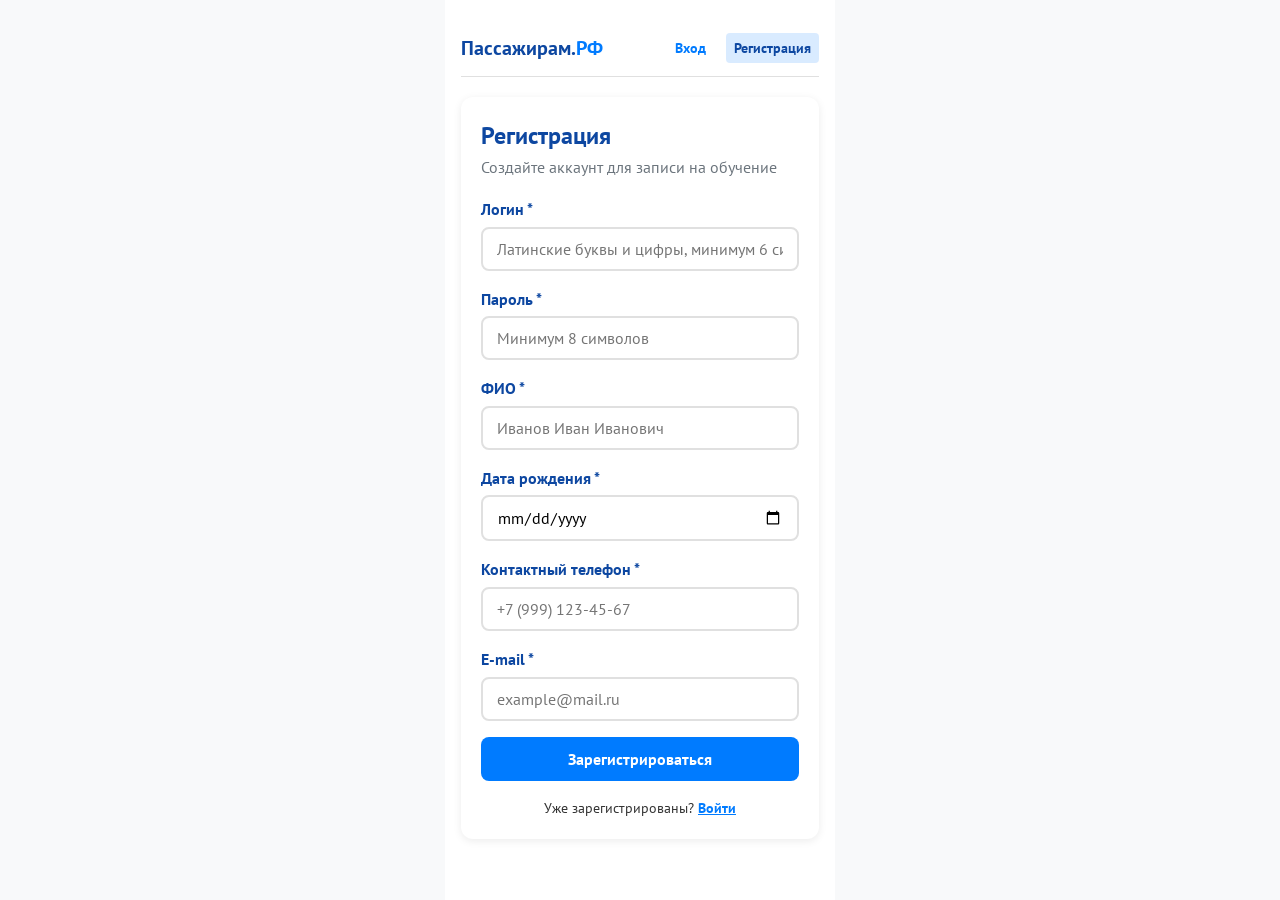
<file: ПМ 08 Гарипова/assets/pages/register.html>
<!DOCTYPE html>
<html lang="ru">
<head>
    <meta charset="UTF-8">
    <meta name="viewport" content="width=device-width, initial-scale=1.0">
    <title>Регистрация | Пассажирам.РФ. Обучение перевозкам: автобус, электробус, трамвай</title>
    <link rel="stylesheet" href="../css/style.css">
</head>
<body>
    <div class="container">
        <!-- Навигация -->
        <nav class="nav-links">
            <a href="../../index.html" class="brand">Пассажирам.<span>РФ</span></a>
            <div class="nav-menu">
                <a href="login.html">Вход</a>
                <a href="register.html" class="nav-active">Регистрация</a>
            </div>
        </nav>

        <div class="card fade-in">
            <h2>Регистрация</h2>
            <p style="color: var(--gray); margin-bottom: 16px;">Создайте аккаунт для записи на обучение</p>

            <form id="registerForm" novalidate>
                <!-- Логин -->
                <div class="form-group">
                    <label for="regLogin">Логин *</label>
                    <input type="text" id="regLogin" placeholder="Латинские буквы и цифры, минимум 6 символов">
                    <div class="error-message" id="loginError">Логин должен содержать латинские буквы и цифры, минимум 6 символов</div>
                </div>

                <!-- Пароль -->
                <div class="form-group">
                    <label for="regPassword">Пароль *</label>
                    <input type="password" id="regPassword" placeholder="Минимум 8 символов">
                    <div class="error-message" id="passwordError">Пароль должен содержать минимум 8 символов</div>
                </div>

                <!-- ФИО -->
                <div class="form-group">
                    <label for="regFullname">ФИО *</label>
                    <input type="text" id="regFullname" placeholder="Иванов Иван Иванович">
                    <div class="error-message" id="fullnameError">Введите полное ФИО</div>
                </div>

                <!-- Дата рождения -->
                <div class="form-group">
                    <label for="regBirthdate">Дата рождения *</label>
                    <input type="date" id="regBirthdate">
                    <div class="error-message" id="birthdateError">Выберите дату рождения</div>
                </div>

                <!-- Телефон -->
                <div class="form-group">
                    <label for="regPhone">Контактный телефон *</label>
                    <input type="tel" id="regPhone" placeholder="+7 (999) 123-45-67">
                    <div class="error-message" id="phoneError">Введите номер телефона</div>
                </div>

                <!-- Email -->
                <div class="form-group">
                    <label for="regEmail">E-mail *</label>
                    <input type="email" id="regEmail" placeholder="example@mail.ru">
                    <div class="error-message" id="emailError">Введите корректный email</div>
                </div>

                <button type="submit" class="btn btn-primary">Зарегистрироваться</button>
            </form>

            <p style="text-align: center; margin-top: 16px; font-size: 14px;">
                Уже зарегистрированы? <a href="login.html" style="color: var(--primary-blue); font-weight: 700;">Войти</a>
            </p>
        </div>
    </div>

    <script src="../js/script.js"></script>
</body>
</html>
</file>
<file: Гарипова ПМ 08/assets/css/style.css>
/* ========================================
   ПОДКЛЮЧЕНИЕ ШРИФТОВ
   ======================================== */
@import url('https://fonts.googleapis.com/css2?family=Inter:ital,opsz,wght@0,14..32,100..900;1,14..32,100..900&family=PT+Sans:ital,wght@0,400;0,700;1,400;1,700&display=swap');

/* ========================================
   ГЛОБАЛЬНЫЕ СТИЛИ
   ======================================== */
* {
    margin: 0;
    padding: 0;
    box-sizing: border-box;
}

:root {
    /* ТОЛЬКО ЭТИ 5 ЦВЕТОВ */
    --primary-blue: #007bff;
    --dark-blue: #0d47a1;
    --gray: #6c757d;
    --bg-light: #f8f9fa;
    --bg-white: #ffffff;
    
    --font-primary: 'PT Sans', 'Inter', sans-serif;
}

html, body {
    font-family: var(--font-primary);
    background-color: var(--bg-light);
    color: var(--gray);
    line-height: 1.6;
    min-height: 100vh;
}

/* ========================================
   ТИПОГРАФИКА
   ======================================== */
h1 {
    font-size: 38px;
    font-weight: 700;
    font-family: var(--font-primary);
    color: var(--dark-blue);
}

h2 {
    font-size: 26px;
    font-weight: 700;
    font-family: var(--font-primary);
    color: var(--dark-blue);
}

h3 {
    font-size: 20px;
    font-weight: 700;
    font-family: var(--font-primary);
    color: var(--dark-blue);
}

h4 {
    font-size: 17px;
    font-weight: 700;
    font-family: var(--font-primary);
    color: var(--dark-blue);
}

p, li, label, input, select, textarea, button, a {
    font-size: 17px;
    font-family: var(--font-primary);
    color: var(--gray);
}

small, .small-text, .helper-text, .hint {
    font-size: 14px;
    font-style: italic;
    font-family: var(--font-primary);
    color: var(--gray);
}

a {
    color: var(--primary-blue);
    text-decoration: none;
}

/* ========================================
   КОНТЕЙНЕР
   ======================================== */
.container {
    max-width: 390px;
    margin: 0 auto;
    padding: 20px 16px;
    background: var(--bg-white);
    min-height: 100vh;
}

/* ========================================
   НАВИГАЦИЯ
   ======================================== */
.nav-links {
    display: flex;
    justify-content: space-between;
    align-items: center;
    padding: 12px 0;
    border-bottom: 1px solid var(--gray);
    margin-bottom: 20px;
    flex-wrap: wrap;
    gap: 8px;
}

.nav-links .brand {
    font-size: 22px;
    font-weight: 700;
    color: var(--dark-blue);
}

.nav-links .brand span {
    color: var(--primary-blue);
}

.nav-menu {
    display: flex;
    align-items: center;
    gap: 12px;
    flex-wrap: wrap;
}

.nav-menu a {
    color: var(--primary-blue);
    font-weight: 700;
    font-size: 16px;
    padding: 6px 12px;
    border-radius: 6px;
    transition: all 0.3s ease;
}

.nav-menu a:hover {
    color: var(--dark-blue);
}

.nav-menu a.nav-register {
    background: var(--primary-blue);
    color: var(--bg-white);
    padding: 6px 16px;
}

.nav-menu a.nav-register:hover {
    background: var(--dark-blue);
    color: var(--bg-white);
}

.nav-menu a.nav-active {
    color: var(--dark-blue);
    background: rgba(0, 123, 255, 0.08);
}

.nav-menu .logout-link {
    color: var(--primary-blue);
}

.nav-menu .logout-link:hover {
    color: var(--dark-blue);
}

.nav-menu .user-name {
    color: var(--gray);
    font-size: 14px;
}

/* ========================================
   КАРТОЧКИ
   ======================================== */
.card {
    background: var(--bg-white);
    border-radius: 12px;
    padding: 20px;
    margin-bottom: 16px;
    border: 1px solid var(--gray);
    transition: all 0.3s ease;
}

.card:hover {
    border-color: var(--primary-blue);
}

/* ========================================
   КНОПКИ
   ======================================== */
.btn {
    display: inline-block;
    padding: 14px 28px;
    border: none;
    border-radius: 8px;
    font-size: 18px;
    font-family: var(--font-primary);
    font-weight: 700;
    cursor: pointer;
    transition: all 0.3s ease;
    text-decoration: none;
    text-align: center;
    width: 100%;
}

.btn-primary {
    background: var(--primary-blue);
    color: var(--bg-white);
}

.btn-primary:hover {
    background: var(--dark-blue);
}

.btn-outline {
    background: transparent;
    color: var(--primary-blue);
    border: 2px solid var(--primary-blue);
}

.btn-outline:hover {
    background: var(--primary-blue);
    color: var(--bg-white);
}

.btn-large {
    padding: 16px 36px;
    font-size: 18px;
    width: auto;
    min-width: 180px;
}

/* ========================================
   ФОРМЫ
   ======================================== */
.form-group {
    margin-bottom: 16px;
}

.form-group label {
    display: block;
    font-weight: 700;
    margin-bottom: 4px;
    color: var(--dark-blue);
}

.form-group input,
.form-group select,
.form-group textarea {
    width: 100%;
    padding: 10px 14px;
    border: 2px solid var(--gray);
    border-radius: 8px;
    font-size: 16px;
    font-family: var(--font-primary);
    transition: border-color 0.3s ease;
    background: var(--bg-white);
    color: #333;
}

.form-group input:focus,
.form-group select:focus,
.form-group textarea:focus {
    outline: none;
    border-color: var(--primary-blue);
}

.form-group .error-message {
    color: var(--primary-blue);
    font-size: 12px;
    font-style: italic;
    margin-top: 4px;
    display: none;
}

.form-group.error input,
.form-group.error select,
.form-group.error textarea {
    border-color: var(--primary-blue);
}

.form-group.error .error-message {
    display: block;
}

.form-group.success input,
.form-group.success select,
.form-group.success textarea {
    border-color: var(--primary-blue);
}

/* ========================================
   АЛЕРТЫ / УВЕДОМЛЕНИЯ
   ======================================== */
.alert {
    padding: 12px 16px;
    border-radius: 8px;
    margin-bottom: 16px;
    font-size: 14px;
    animation: fadeIn 0.4s ease-out;
}

.alert-success {
    background: var(--bg-light);
    color: var(--dark-blue);
    border: 1px solid var(--primary-blue);
}

.alert-danger {
    background: var(--bg-light);
    color: var(--dark-blue);
    border: 1px solid var(--primary-blue);
}

.alert-info {
    background: var(--bg-light);
    color: var(--dark-blue);
    border: 1px solid var(--primary-blue);
}

/* ========================================
   ГЕРО-БЛОК
   ======================================== */
.hero-section {
    text-align: center;
    padding: 16px 0 24px 0;
    background: var(--bg-white);
    border-radius: 16px;
    margin-bottom: 24px;
}

.hero-badge {
    display: inline-block;
    background: var(--bg-light);
    color: var(--primary-blue);
    padding: 6px 18px;
    border-radius: 20px;
    font-size: 14px;
    font-weight: 700;
    letter-spacing: 0.5px;
    text-transform: uppercase;
    margin-bottom: 12px;
}

.hero-title {
    font-size: 34px;
    line-height: 1.2;
    margin-bottom: 12px;
    color: var(--dark-blue);
}

.hero-title span {
    color: var(--primary-blue);
}

.hero-description {
    font-size: 18px;
    color: var(--gray);
    max-width: 340px;
    margin: 0 auto 20px;
    line-height: 1.6;
}

.hero-buttons {
    display: flex;
    gap: 12px;
    flex-wrap: wrap;
    justify-content: center;
}

.hero-stats {
    display: flex;
    justify-content: center;
    gap: 32px;
    margin-top: 24px;
    padding-top: 20px;
    border-top: 1px solid var(--gray);
}

.stat-item {
    text-align: center;
}

.stat-number {
    display: block;
    font-size: 26px;
    font-weight: 700;
    color: var(--dark-blue);
}

.stat-label {
    font-size: 14px;
    color: var(--gray);
}

/* ========================================
   СЛАЙДЕР
   ======================================== */
.slider-container {
    position: relative;
    width: 100%;
    max-width: 390px;
    margin: 0 auto 24px;
    overflow: hidden;
    border-radius: 12px;
    border: 1px solid var(--gray);
}

.slider-track {
    display: flex;
    transition: transform 0.5s ease-in-out;
}

.slider-track img {
    width: 100%;
    height: 220px;
    object-fit: cover;
    flex-shrink: 0;
}

.slider-btn {
    position: absolute;
    top: 50%;
    transform: translateY(-50%);
    background: var(--primary-blue);
    color: var(--bg-white);
    border: none;
    padding: 10px 14px;
    cursor: pointer;
    border-radius: 50%;
    font-size: 20px;
    font-weight: 700;
    transition: all 0.3s ease;
    z-index: 10;
    width: auto;
    min-width: 44px;
    height: 44px;
    display: flex;
    align-items: center;
    justify-content: center;
}

.slider-btn:hover {
    background: var(--dark-blue);
}

.slider-btn.prev {
    left: 10px;
}

.slider-btn.next {
    right: 10px;
}

.slider-dots {
    display: flex;
    justify-content: center;
    gap: 8px;
    padding: 12px 0;
}

.slider-dots .dot {
    width: 12px;
    height: 12px;
    border-radius: 50%;
    background: var(--gray);
    cursor: pointer;
    transition: all 0.3s ease;
}

.slider-dots .dot.active {
    background: var(--primary-blue);
}

/* ========================================
   СЕКЦИИ
   ======================================== */
.section-title {
    text-align: center;
    margin-bottom: 20px;
}

.section-title h2 {
    margin-bottom: 4px;
    color: var(--dark-blue);
}

.section-title p {
    color: var(--gray);
    font-size: 16px;
}

/* ========================================
   ВИДЫ ТРАНСПОРТА
   ======================================== */
.transport-grid {
    display: grid;
    grid-template-columns: 1fr;
    gap: 16px;
    margin-bottom: 32px;
}

.transport-card {
    background: var(--bg-white);
    border-radius: 12px;
    padding: 24px 20px;
    border: 2px solid var(--gray);
    transition: all 0.3s ease;
    text-align: center;
}

.transport-card:hover {
    border-color: var(--primary-blue);
}

.transport-line {
    width: 44px;
    height: 3px;
    background: var(--primary-blue);
    margin: 0 auto 12px;
    border-radius: 2px;
}

.transport-card h3 {
    margin-bottom: 8px;
    color: var(--dark-blue);
}

.transport-card p {
    font-size: 16px;
    color: var(--gray);
    margin-bottom: 12px;
    line-height: 1.5;
}

.transport-tag {
    display: inline-block;
    background: var(--bg-light);
    color: var(--primary-blue);
    padding: 4px 14px;
    border-radius: 12px;
    font-size: 14px;
    font-weight: 700;
}

/* ========================================
   ПРЕИМУЩЕСТВА
   ======================================== */
.advantages-grid {
    display: grid;
    grid-template-columns: 1fr 1fr;
    gap: 16px;
    margin-bottom: 32px;
}

.advantage-item {
    background: var(--bg-white);
    border-radius: 12px;
    padding: 20px 16px;
    border-left: 4px solid var(--primary-blue);
    transition: all 0.3s ease;
}

.advantage-item:hover {
    transform: translateX(4px);
}

.advantage-number {
    font-size: 22px;
    font-weight: 700;
    color: var(--primary-blue);
    margin-bottom: 4px;
}

.advantage-item h4 {
    font-size: 16px;
    color: var(--dark-blue);
    margin-bottom: 4px;
}

.advantage-item p {
    font-size: 15px;
    color: var(--gray);
    line-height: 1.4;
}

/* ========================================
   ШАГИ ОБУЧЕНИЯ
   ======================================== */
.steps {
    display: flex;
    flex-direction: column;
    gap: 8px;
    margin-bottom: 32px;
    padding: 0 8px;
}

.step {
    display: flex;
    align-items: center;
    gap: 16px;
    background: var(--bg-white);
    border-radius: 12px;
    padding: 16px 20px;
    border: 1px solid var(--gray);
    transition: all 0.3s ease;
}

.step:hover {
    border-color: var(--primary-blue);
}

.step-number {
    width: 48px;
    height: 48px;
    min-width: 48px;
    background: var(--primary-blue);
    color: var(--bg-white);
    border-radius: 50%;
    display: flex;
    align-items: center;
    justify-content: center;
    font-size: 20px;
    font-weight: 700;
}

.step-content h4 {
    font-size: 16px;
    color: var(--dark-blue);
    margin-bottom: 2px;
}

.step-content p {
    font-size: 15px;
    color: var(--gray);
}

.step-arrow {
    text-align: center;
    color: var(--gray);
    font-size: 20px;
    padding: 0 4px;
}

/* ========================================
   ОТЗЫВЫ
   ======================================== */
.reviews {
    display: grid;
    grid-template-columns: 1fr;
    gap: 16px;
    margin-bottom: 32px;
}

.review-card {
    background: var(--bg-white);
    border-radius: 12px;
    padding: 20px;
    border: 1px solid var(--gray);
    transition: all 0.3s ease;
}

.review-card:hover {
    border-color: var(--primary-blue);
}

.review-stars {
    color: var(--primary-blue);
    font-size: 20px;
    letter-spacing: 2px;
    margin-bottom: 8px;
}

.review-text {
    font-size: 16px;
    color: var(--gray);
    line-height: 1.6;
    margin-bottom: 12px;
    font-style: italic;
}

.review-author {
    display: flex;
    flex-direction: column;
}

.review-author strong {
    font-size: 16px;
    color: var(--dark-blue);
}

.review-author span {
    font-size: 14px;
    color: var(--gray);
}

/* ========================================
   CTA
   ======================================== */
.cta-section {
    background: var(--dark-blue);
    border-radius: 16px;
    padding: 32px 24px;
    text-align: center;
    margin-bottom: 24px;
}

.cta-content h2 {
    color: var(--bg-white);
    margin-bottom: 8px;
}

.cta-content p {
    color: var(--bg-white);
    font-size: 16px;
    margin-bottom: 16px;
    line-height: 1.5;
}

.cta-content .btn-primary {
    background: var(--bg-white);
    color: var(--dark-blue);
    width: auto;
    padding: 14px 40px;
}

.cta-content .btn-primary:hover {
    background: var(--bg-light);
    color: var(--dark-blue);
}

/* ========================================
   КОНТАКТЫ
   ======================================== */
.contact-info {
    background: var(--bg-light);
    padding: 20px;
    border-radius: 12px;
    margin-bottom: 20px;
    border-left: 4px solid var(--primary-blue);
}

.contact-row {
    display: flex;
    flex-wrap: wrap;
    align-items: center;
    gap: 6px 12px;
    padding: 6px 0;
    font-size: 16px;
}

.contact-row strong {
    color: var(--dark-blue);
    font-weight: 700;
}

.contact-row span {
    color: var(--gray);
}

.payment-options {
    display: flex;
    flex-wrap: wrap;
    gap: 8px;
    margin-top: 2px;
}

.payment-options .payment-badge {
    background: var(--bg-white);
    padding: 6px 16px;
    border-radius: 16px;
    font-size: 14px;
    border: 1px solid var(--primary-blue);
    color: var(--primary-blue);
    font-weight: 600;
}

/* ========================================
   ФУТЕР
   ======================================== */
.footer {
    text-align: center;
    padding: 20px 0 8px 0;
    border-top: 1px solid var(--gray);
}

.footer p {
    font-size: 15px;
    color: var(--gray);
}

.footer-copy {
    font-size: 13px;
    color: var(--gray);
    margin-top: 4px;
}

/* ========================================
   СТАТУСЫ ЗАЯВОК
   ======================================== */
.status-badge {
    display: inline-block;
    padding: 4px 12px;
    border-radius: 20px;
    font-size: 12px;
    font-weight: 700;
}

.status-new {
    background: var(--bg-light);
    color: var(--primary-blue);
    border: 1px solid var(--primary-blue);
}

.status-learning {
    background: var(--bg-light);
    color: var(--dark-blue);
    border: 1px solid var(--dark-blue);
}

.status-completed {
    background: var(--bg-light);
    color: var(--dark-blue);
    border: 1px solid var(--dark-blue);
}

/* ========================================
   ТОСТ (ВСПЛЫВАЮЩЕЕ УВЕДОМЛЕНИЕ)
   ======================================== */
.toast {
    position: fixed;
    bottom: 20px;
    left: 50%;
    transform: translateX(-50%);
    background: var(--dark-blue);
    color: var(--bg-white);
    padding: 14px 28px;
    border-radius: 10px;
    font-family: var(--font-primary);
    font-size: 14px;
    z-index: 1000;
    animation: fadeIn 0.4s ease-out;
    max-width: 90%;
    text-align: center;
}

/* ========================================
   ПУСТЫЕ СОСТОЯНИЯ
   ======================================== */
.empty-state {
    text-align: center;
    padding: 30px 20px;
    color: var(--gray);
}

.empty-state .empty-icon {
    font-size: 48px;
    margin-bottom: 12px;
    color: var(--gray);
}

.empty-state h4 {
    color: var(--dark-blue);
    margin-bottom: 8px;
}

/* ========================================
   ПРОФИЛЬ ПОЛЬЗОВАТЕЛЯ
   ======================================== */
.profile-card {
    background: var(--bg-white);
    border-radius: 12px;
    padding: 20px;
    margin-bottom: 16px;
    border: 1px solid var(--gray);
}

.profile-header {
    display: flex;
    align-items: center;
    gap: 16px;
    margin-bottom: 16px;
}

.avatar-container {
    position: relative;
    width: 80px;
    height: 80px;
    min-width: 80px;
}

.avatar-image {
    width: 100%;
    height: 100%;
    border-radius: 50%;
    object-fit: cover;
    border: 2px solid var(--primary-blue);
}

.avatar-change-btn {
    position: absolute;
    bottom: 0;
    right: 0;
    width: 28px;
    height: 28px;
    border-radius: 50%;
    background: var(--primary-blue);
    color: var(--bg-white);
    border: 2px solid var(--bg-white);
    cursor: pointer;
    display: flex;
    align-items: center;
    justify-content: center;
    font-size: 12px;
    transition: all 0.3s ease;
}

.avatar-change-btn:hover {
    background: var(--dark-blue);
}

.profile-info {
    flex: 1;
}

.profile-info h2 {
    font-size: 20px;
    margin-bottom: 2px;
}

.profile-login {
    font-size: 14px;
    color: var(--gray);
    margin-bottom: 4px;
}

.profile-status {
    display: inline-block;
    padding: 2px 12px;
    border-radius: 12px;
    font-size: 12px;
    font-weight: 700;
}

.profile-status.status-active {
    background: var(--bg-light);
    color: var(--primary-blue);
    border: 1px solid var(--primary-blue);
}

.profile-details {
    border-top: 1px solid var(--gray);
    padding-top: 12px;
}

.detail-item {
    display: flex;
    justify-content: space-between;
    padding: 6px 0;
    font-size: 14px;
    border-bottom: 1px solid var(--bg-light);
}

.detail-item:last-child {
    border-bottom: none;
}

.detail-label {
    color: var(--gray);
    font-weight: 600;
}

.detail-value {
    color: #333;
    text-align: right;
}
</file>
<file: ПМ 08 Гарипова/assets/css/style.css>
/* ========================================
   ПОДКЛЮЧЕНИЕ ШРИФТОВ
   ======================================== */
@import url('https://fonts.googleapis.com/css2?family=Inter:ital,opsz,wght@0,14..32,100..900;1,14..32,100..900&family=PT+Sans:ital,wght@0,400;0,700;1,400;1,700&display=swap');

/* ========================================
   ГЛОБАЛЬНЫЕ СТИЛИ
   ======================================== */
* {
    margin: 0;
    padding: 0;
    box-sizing: border-box;
}

:root {
    /* Цветовая палитра из руководства по стилю */
    --primary-blue: #007bff;
    --dark-blue: #0d47a1;
    --gray: #6c757d;
    --bg-light: #f8f9fa;
    --bg-white: #ffffff;
    
    /* Шрифты */
    --font-primary: 'PT Sans', 'Inter', sans-serif;
}

html, body {
    font-family: var(--font-primary);
    background-color: var(--bg-light);
    color: #333;
    line-height: 1.6;
    min-height: 100vh;
}

/* ========================================
   ТИПОГРАФИКА (по руководству по стилю)
   ======================================== */
h1 {
    font-size: 36px;
    font-weight: 700;
    font-family: var(--font-primary);
    color: var(--dark-blue);
}

h2 {
    font-size: 24px;
    font-weight: 700;
    font-family: var(--font-primary);
    color: var(--dark-blue);
}

h3 {
    font-size: 18px;
    font-weight: 700;
    font-family: var(--font-primary);
    color: var(--dark-blue);
}

p, li, label, input, select, textarea, button {
    font-size: 16px;
    font-family: var(--font-primary);
}

small, .small-text, .helper-text, .hint {
    font-size: 12px;
    font-style: italic;
    font-family: var(--font-primary);
    color: var(--gray);
}

/* ========================================
   КОНТЕЙНЕР
   ======================================== */
.container {
    max-width: 390px;
    margin: 0 auto;
    padding: 20px 16px;
    background: var(--bg-white);
    min-height: 100vh;
}

/* ========================================
   НАВИГАЦИЯ
   ======================================== */
.nav-links {
    display: flex;
    justify-content: space-between;
    align-items: center;
    padding: 12px 0;
    border-bottom: 1px solid #e0e0e0;
    margin-bottom: 20px;
    flex-wrap: wrap;
    gap: 8px;
}

.nav-links .brand {
    font-size: 20px;
    font-weight: 700;
    color: var(--dark-blue);
    text-decoration: none;
}

.nav-links .brand span {
    color: var(--primary-blue);
}

.nav-menu {
    display: flex;
    align-items: center;
    gap: 12px;
    flex-wrap: wrap;
}

.nav-menu a {
    color: var(--primary-blue);
    text-decoration: none;
    font-weight: 700;
    font-size: 14px;
    padding: 4px 8px;
    border-radius: 4px;
    transition: all 0.3s ease;
}

.nav-menu a:hover {
    color: var(--dark-blue);
    background: rgba(0, 123, 255, 0.1);
}

.nav-menu a.nav-active {
    color: var(--dark-blue);
    background: rgba(0, 123, 255, 0.15);
}

.nav-menu a.nav-register {
    background: var(--primary-blue);
    color: white;
    padding: 6px 14px;
    border-radius: 6px;
}

.nav-menu a.nav-register:hover {
    background: var(--dark-blue);
    color: white;
}

/* ========================================
   КАРТОЧКИ
   ======================================== */
.card {
    background: var(--bg-white);
    border-radius: 12px;
    padding: 20px;
    margin-bottom: 16px;
    box-shadow: 0 2px 8px rgba(0, 0, 0, 0.08);
}

/* ========================================
   КНОПКИ
   ======================================== */
.btn {
    display: inline-block;
    padding: 12px 24px;
    border: none;
    border-radius: 8px;
    font-size: 16px;
    font-family: var(--font-primary);
    font-weight: 700;
    cursor: pointer;
    transition: all 0.3s ease;
    text-decoration: none;
    text-align: center;
    width: 100%;
}

.btn-primary {
    background: var(--primary-blue);
    color: var(--bg-white);
}

.btn-primary:hover {
    background: var(--dark-blue);
    transform: translateY(-2px);
    box-shadow: 0 4px 12px rgba(0, 123, 255, 0.3);
}

.btn-primary:active {
    transform: scale(0.98);
}

.btn-secondary {
    background: var(--gray);
    color: var(--bg-white);
}

.btn-secondary:hover {
    background: #5a6268;
}

.btn-outline {
    background: transparent;
    color: var(--primary-blue);
    border: 2px solid var(--primary-blue);
}

.btn-outline:hover {
    background: var(--primary-blue);
    color: var(--bg-white);
}

.btn-success {
    background: #28a745;
    color: white;
}

.btn-success:hover {
    background: #1e7e34;
}

.btn-danger {
    background: #dc3545;
    color: white;
}

.btn-danger:hover {
    background: #bd2130;
}

/* ========================================
   ФОРМЫ
   ======================================== */
.form-group {
    margin-bottom: 16px;
}

.form-group label {
    display: block;
    font-weight: 700;
    margin-bottom: 4px;
    color: var(--dark-blue);
}

.form-group input,
.form-group select,
.form-group textarea {
    width: 100%;
    padding: 10px 14px;
    border: 2px solid #e0e0e0;
    border-radius: 8px;
    font-size: 16px;
    font-family: var(--font-primary);
    transition: border-color 0.3s ease;
    background: var(--bg-white);
}

.form-group input:focus,
.form-group select:focus,
.form-group textarea:focus {
    outline: none;
    border-color: var(--primary-blue);
    box-shadow: 0 0 0 3px rgba(0, 123, 255, 0.1);
}

.form-group .error-message {
    color: #dc3545;
    font-size: 12px;
    font-style: italic;
    margin-top: 4px;
    display: none;
}

.form-group.error input,
.form-group.error select,
.form-group.error textarea {
    border-color: #dc3545;
}

.form-group.error .error-message {
    display: block;
}

.form-group.success input,
.form-group.success select,
.form-group.success textarea {
    border-color: #28a745;
}

.helper-text {
    display: block;
    margin-top: 4px;
}

/* ========================================
   АЛЕРТЫ / УВЕДОМЛЕНИЯ
   ======================================== */
.alert {
    padding: 12px 16px;
    border-radius: 8px;
    margin-bottom: 16px;
    font-size: 14px;
    animation: fadeIn 0.4s ease-out;
}

.alert-success {
    background: #d4edda;
    color: #155724;
    border: 1px solid #c3e6cb;
}

.alert-danger {
    background: #f8d7da;
    color: #721c24;
    border: 1px solid #f5c6cb;
}

.alert-info {
    background: #d1ecf1;
    color: #0c5460;
    border: 1px solid #bee5eb;
}

.alert-warning {
    background: #fff3cd;
    color: #856404;
    border: 1px solid #ffeeba;
}

/* ========================================
   СЛАЙДЕР (слайд-шоу)
   ======================================== */
.slider-container {
    position: relative;
    width: 100%;
    max-width: 390px;
    margin: 0 auto 20px;
    overflow: hidden;
    border-radius: 12px;
    box-shadow: 0 4px 16px rgba(0, 0, 0, 0.1);
}

.slider-track {
    display: flex;
    transition: transform 0.5s ease-in-out;
}

.slider-track img {
    width: 100%;
    height: 250px;
    object-fit: cover;
    flex-shrink: 0;
}

.slider-btn {
    position: absolute;
    top: 50%;
    transform: translateY(-50%);
    background: rgba(0, 123, 255, 0.8);
    color: white;
    border: none;
    padding: 10px 14px;
    cursor: pointer;
    border-radius: 50%;
    font-size: 18px;
    transition: all 0.3s ease;
    z-index: 10;
    width: auto;
}

.slider-btn:hover {
    background: var(--dark-blue);
    transform: translateY(-50%) scale(1.1);
}

.slider-btn.prev {
    left: 10px;
}

.slider-btn.next {
    right: 10px;
}

.slider-dots {
    display: flex;
    justify-content: center;
    gap: 8px;
    padding: 12px 0;
}

.slider-dots .dot {
    width: 10px;
    height: 10px;
    border-radius: 50%;
    background: var(--gray);
    cursor: pointer;
    transition: all 0.3s ease;
}

.slider-dots .dot:hover {
    transform: scale(1.2);
}

.slider-dots .dot.active {
    background: var(--primary-blue);
    transform: scale(1.2);
}

/* ========================================
   СТАТУСЫ ЗАЯВОК
   ======================================== */
.status-badge {
    display: inline-block;
    padding: 4px 12px;
    border-radius: 20px;
    font-size: 12px;
    font-weight: 700;
}

.status-new {
    background: #fff3cd;
    color: #856404;
}

.status-learning {
    background: #cce5ff;
    color: #004085;
}

.status-completed {
    background: #d4edda;
    color: #155724;
}

/* ========================================
   ЗВЕЗДНЫЙ РЕЙТИНГ
   ======================================== */
.star-rating {
    display: flex;
    gap: 4px;
    margin: 8px 0 16px 0;
}

.star-rating .star {
    font-size: 28px;
    color: #ddd;
    cursor: pointer;
    transition: all 0.2s ease;
}

.star-rating .star:hover {
    transform: scale(1.2);
}

.star-rating .star.active {
    color: #ffc107;
}

/* ========================================
   АДМИН ПАНЕЛЬ
   ======================================== */
.admin-filters {
    display: flex;
    gap: 8px;
    flex-wrap: wrap;
    margin-bottom: 16px;
}

.admin-filters input,
.admin-filters select {
    flex: 1;
    min-width: 100px;
    padding: 8px 12px;
    border: 2px solid #e0e0e0;
    border-radius: 6px;
    font-size: 14px;
    font-family: var(--font-primary);
}

.admin-filters input:focus,
.admin-filters select:focus {
    outline: none;
    border-color: var(--primary-blue);
}

.admin-table {
    width: 100%;
    border-collapse: collapse;
    font-size: 14px;
}

.admin-table th {
    background: var(--primary-blue);
    color: white;
    padding: 10px 12px;
    text-align: left;
    font-weight: 700;
    white-space: nowrap;
}

.admin-table th:hover {
    background: var(--dark-blue);
}

.admin-table td {
    padding: 10px 12px;
    border-bottom: 1px solid #e0e0e0;
}

.admin-table tr:hover {
    background: rgba(0, 123, 255, 0.05);
}

.admin-table select {
    padding: 4px 8px;
    border-radius: 4px;
    border: 1px solid #ddd;
    font-size: 12px;
    font-family: var(--font-primary);
    background: var(--bg-white);
}

/* ========================================
   ПАГИНАЦИЯ (постраничная навигация)
   ======================================== */
.pagination {
    display: flex;
    justify-content: center;
    gap: 8px;
    margin-top: 16px;
    flex-wrap: wrap;
}

.pagination button {
    padding: 6px 14px;
    border: 2px solid var(--primary-blue);
    background: transparent;
    color: var(--primary-blue);
    border-radius: 6px;
    cursor: pointer;
    font-family: var(--font-primary);
    font-weight: 700;
    transition: all 0.3s ease;
    font-size: 14px;
}

.pagination button:hover:not(.active):not(:disabled) {
    background: rgba(0, 123, 255, 0.1);
}

.pagination button.active {
    background: var(--primary-blue);
    color: white;
}

.pagination button:disabled {
    opacity: 0.4;
    cursor: not-allowed;
}

/* ========================================
   КОНТАКТНАЯ ИНФОРМАЦИЯ (из улучшений ТЗ)
   ======================================== */
.contact-info {
    background: var(--bg-light);
    padding: 16px;
    border-radius: 8px;
    margin-top: 20px;
    font-size: 14px;
    border-left: 4px solid var(--primary-blue);
}

.contact-info strong {
    color: var(--dark-blue);
}

.payment-options {
    display: flex;
    flex-wrap: wrap;
    gap: 8px;
    margin: 8px 0;
}

.payment-options .payment-badge {
    background: var(--bg-white);
    padding: 4px 12px;
    border-radius: 20px;
    font-size: 12px;
    border: 1px solid var(--primary-blue);
    color: var(--primary-blue);
}

/* ========================================
   TOAST (всплывающее уведомление)
   ======================================== */
.toast {
    position: fixed;
    bottom: 20px;
    left: 50%;
    transform: translateX(-50%);
    background: var(--dark-blue);
    color: white;
    padding: 14px 28px;
    border-radius: 10px;
    font-family: var(--font-primary);
    font-size: 14px;
    box-shadow: 0 4px 20px rgba(0, 0, 0, 0.3);
    z-index: 1000;
    animation: slideUp 0.4s ease-out;
    max-width: 90%;
    text-align: center;
}

/* ========================================
   МИКРОАНИМАЦИИ
   ======================================== */
@keyframes fadeIn {
    from {
        opacity: 0;
        transform: translateY(10px);
    }
    to {
        opacity: 1;
        transform: translateY(0);
    }
}

@keyframes slideUp {
    from {
        opacity: 0;
        transform: translateX(-50%) translateY(20px);
    }
    to {
        opacity: 1;
        transform: translateX(-50%) translateY(0);
    }
}

@keyframes pulse {
    0%, 100% { transform: scale(1); }
    50% { transform: scale(1.05); }
}

@keyframes shimmer {
    0% { background-position: -200% 0; }
    100% { background-position: 200% 0; }
}

.fade-in {
    animation: fadeIn 0.4s ease-out;
}

.btn:active {
    animation: pulse 0.2s ease;
}

/* Скелетон-загрузка для таблицы */
.loading-shimmer {
    background: linear-gradient(90deg, #f0f0f0 25%, #e0e0e0 50%, #f0f0f0 75%);
    background-size: 200% 100%;
    animation: shimmer 1.5s infinite;
    border-radius: 4px;
    height: 20px;
    width: 100%;
}

/* ========================================
   АДАПТИВНОСТЬ
   ======================================== */
@media (max-width: 390px) {
    .container {
        padding: 12px 10px;
    }
    
    h1 {
        font-size: 28px;
    }
    
    h2 {
        font-size: 20px;
    }
    
    .slider-track img {
        height: 200px;
    }
    
    .admin-filters {
        flex-direction: column;
    }
    
    .admin-filters input,
    .admin-filters select {
        min-width: auto;
    }
    
    .admin-table {
        font-size: 12px;
    }
    
    .admin-table th,
    .admin-table td {
        padding: 6px 8px;
    }
    
    .slider-btn {
        padding: 6px 10px;
        font-size: 14px;
    }
    
    .star-rating .star {
        font-size: 24px;
    }
    
    .pagination button {
        padding: 4px 10px;
        font-size: 12px;
    }
}

@media (min-width: 391px) and (max-width: 768px) {
    .container {
        max-width: 600px;
    }
}

/* ========================================
   СТИЛИ ДЛЯ ПУСТЫХ СОСТОЯНИЙ
   ======================================== */
.empty-state {
    text-align: center;
    padding: 30px 20px;
    color: var(--gray);
}

.empty-state .empty-icon {
    font-size: 48px;
    margin-bottom: 12px;
}

.empty-state h4 {
    color: var(--dark-blue);
    margin-bottom: 8px;
}

/* ========================================
   СТИЛИ ДЛЯ ОТЗЫВОВ
   ======================================== */
.review-item {
    border-bottom: 1px solid #eee;
    padding: 12px 0;
}

.review-item:last-child {
    border-bottom: none;
}

.review-item .review-header {
    display: flex;
    justify-content: space-between;
    align-items: center;/* ========================================
   ПОДКЛЮЧЕНИЕ ШРИФТОВ
   ======================================== */
@import url('https://fonts.googleapis.com/css2?family=Inter:ital,opsz,wght@0,14..32,100..900;1,14..32,100..900&family=PT+Sans:ital,wght@0,400;0,700;1,400;1,700&display=swap');

/* ========================================
   ГЛОБАЛЬНЫЕ СТИЛИ
   ======================================== */
* {
    margin: 0;
    padding: 0;
    box-sizing: border-box;
}

:root {
    /* Цветовая палитра из руководства по стилю */
    --primary-blue: #007bff;
    --dark-blue: #0d47a1;
    --gray: #6c757d;
    --bg-light: #f8f9fa;
    --bg-white: #ffffff;
    
    /* Шрифты */
    --font-primary: 'PT Sans', 'Inter', sans-serif;
}

body {
    font-family: var(--font-primary);
    background-color: var(--bg-light);
    color: #333;
    line-height: 1.6;
    min-height: 100vh;
}

/* ========================================
   ТИПОГРАФИКА (по руководству по стилю)
   ======================================== */
h1 {
    font-size: 36px;
    font-weight: 700;
    font-family: var(--font-primary);
    color: var(--dark-blue);
}

h2 {
    font-size: 24px;
    font-weight: 700;
    font-family: var(--font-primary);
    color: var(--dark-blue);
}

h3 {
    font-size: 18px;
    font-weight: 700;
    font-family: var(--font-primary);
    color: var(--dark-blue);
}

p, li, label, input, select, textarea, button {
    font-size: 16px;
    font-family: var(--font-primary);
}

small, .small-text, .helper-text, .hint {
    font-size: 12px;
    font-style: italic;
    font-family: var(--font-primary);
    color: var(--gray);
}

/* ========================================
   КОМПОНЕНТЫ
   ======================================== */

/* Контейнер */
.container {
    max-width: 390px;
    margin: 0 auto;
    padding: 20px 16px;
    background: var(--bg-white);
    min-height: 100vh;
}

/* Карточки */
.card {
    background: var(--bg-white);
    border-radius: 12px;
    padding: 20px;
    margin-bottom: 16px;
    box-shadow: 0 2px 8px rgba(0, 0, 0, 0.08);
}

/* Кнопки */
.btn {
    display: inline-block;
    padding: 12px 24px;
    border: none;
    border-radius: 8px;
    font-size: 16px;
    font-family: var(--font-primary);
    font-weight: 700;
    cursor: pointer;
    transition: all 0.3s ease;
    text-decoration: none;
    text-align: center;
    width: 100%;
}

.btn-primary {
    background: var(--primary-blue);
    color: var(--bg-white);
}

.btn-primary:hover {
    background: var(--dark-blue);
    transform: translateY(-2px);
    box-shadow: 0 4px 12px rgba(0, 123, 255, 0.3);
}

.btn-secondary {
    background: var(--gray);
    color: var(--bg-white);
}

.btn-secondary:hover {
    background: #5a6268;
}

.btn-outline {
    background: transparent;
    color: var(--primary-blue);
    border: 2px solid var(--primary-blue);
}

.btn-outline:hover {
    background: var(--primary-blue);
    color: var(--bg-white);
}

/* Формы */
.form-group {
    margin-bottom: 16px;
}

.form-group label {
    display: block;
    font-weight: 700;
    margin-bottom: 4px;
    color: var(--dark-blue);
}

.form-group input,
.form-group select,
.form-group textarea {
    width: 100%;
    padding: 10px 14px;
    border: 2px solid #e0e0e0;
    border-radius: 8px;
    font-size: 16px;
    font-family: var(--font-primary);
    transition: border-color 0.3s ease;
    background: var(--bg-white);
}

.form-group input:focus,
.form-group select:focus,
.form-group textarea:focus {
    outline: none;
    border-color: var(--primary-blue);
    box-shadow: 0 0 0 3px rgba(0, 123, 255, 0.1);
}

.form-group .error-message {
    color: #dc3545;
    font-size: 12px;
    font-style: italic;
    margin-top: 4px;
    display: none;
}

.form-group.error input,
.form-group.error select {
    border-color: #dc3545;
}

.form-group.error .error-message {
    display: block;
}

/* Навигация */
.nav-links {
    display: flex;
    justify-content: space-between;
    align-items: center;
    padding: 12px 0;
    border-bottom: 1px solid #e0e0e0;
    margin-bottom: 20px;
}

.nav-links .brand {
    font-size: 20px;
    font-weight: 700;
    color: var(--dark-blue);
    text-decoration: none;
}

.nav-links .brand span {
    color: var(--primary-blue);
}

.nav-links a {
    color: var(--primary-blue);
    text-decoration: none;
    font-weight: 700;
    font-size: 14px;
}

.nav-links a:hover {
    color: var(--dark-blue);
    text-decoration: underline;
}

/* Алерты */
.alert {
    padding: 12px 16px;
    border-radius: 8px;
    margin-bottom: 16px;
    font-size: 14px;
}

.alert-success {
    background: #d4edda;
    color: #155724;
    border: 1px solid #c3e6cb;
}

.alert-danger {
    background: #f8d7da;
    color: #721c24;
    border: 1px solid #f5c6cb;
}

.alert-info {
    background: #d1ecf1;
    color: #0c5460;
    border: 1px solid #bee5eb;
}

/* ========================================
   СЛАЙДЕР (слайд-шоу)
   ======================================== */
.slider-container {
    position: relative;
    width: 100%;
    max-width: 390px;
    margin: 0 auto 20px;
    overflow: hidden;
    border-radius: 12px;
    box-shadow: 0 4px 16px rgba(0, 0, 0, 0.1);
}

.slider-track {
    display: flex;
    transition: transform 0.5s ease-in-out;
}

.slider-track img {
    width: 100%;
    height: 250px;
    object-fit: cover;
    flex-shrink: 0;
}

.slider-btn {
    position: absolute;
    top: 50%;
    transform: translateY(-50%);
    background: rgba(0, 123, 255, 0.8);
    color: white;
    border: none;
    padding: 10px 14px;
    cursor: pointer;
    border-radius: 50%;
    font-size: 18px;
    transition: background 0.3s ease;
    z-index: 10;
}

.slider-btn:hover {
    background: var(--dark-blue);
}

.slider-btn.prev {
    left: 10px;
}

.slider-btn.next {
    right: 10px;
}

.slider-dots {
    display: flex;
    justify-content: center;
    gap: 8px;
    padding: 12px 0;
}

.slider-dots .dot {
    width: 10px;
    height: 10px;
    border-radius: 50%;
    background: var(--gray);
    cursor: pointer;
    transition: background 0.3s ease;
}

.slider-dots .dot.active {
    background: var(--primary-blue);
}

/* ========================================
   СТАТУСЫ ЗАЯВОК
   ======================================== */
.status-badge {
    display: inline-block;
    padding: 4px 12px;
    border-radius: 20px;
    font-size: 12px;
    font-weight: 700;
}

.status-new {
    background: #fff3cd;
    color: #856404;
}

.status-learning {
    background: #cce5ff;
    color: #004085;
}

.status-completed {
    background: #d4edda;
    color: #155724;
}

/* ========================================
   АДМИН ПАНЕЛЬ
   ======================================== */
.admin-filters {
    display: flex;
    gap: 8px;
    flex-wrap: wrap;
    margin-bottom: 16px;
}

.admin-filters input,
.admin-filters select {
    flex: 1;
    min-width: 100px;
    padding: 8px 12px;
    border: 2px solid #e0e0e0;
    border-radius: 6px;
    font-size: 14px;
    font-family: var(--font-primary);
}

.admin-table {
    width: 100%;
    border-collapse: collapse;
    font-size: 14px;
}

.admin-table th {
    background: var(--primary-blue);
    color: white;
    padding: 10px 12px;
    text-align: left;
    cursor: pointer;
    font-weight: 700;
}

.admin-table th:hover {
    background: var(--dark-blue);
}

.admin-table td {
    padding: 10px 12px;
    border-bottom: 1px solid #e0e0e0;
}

.admin-table tr:hover {
    background: rgba(0, 123, 255, 0.05);
}

.pagination {
    display: flex;
    justify-content: center;
    gap: 8px;
    margin-top: 16px;
}

.pagination button {
    padding: 6px 14px;
    border: 2px solid var(--primary-blue);
    background: transparent;
    color: var(--primary-blue);
    border-radius: 6px;
    cursor: pointer;
    font-family: var(--font-primary);
    font-weight: 700;
    transition: all 0.3s ease;
}

.pagination button.active {
    background: var(--primary-blue);
    color: white;
}

.pagination button:hover:not(.active) {
    background: rgba(0, 123, 255, 0.1);
}

/* ========================================
   МИКРОАНИМАЦИИ
   ======================================== */
@keyframes fadeIn {
    from {
        opacity: 0;
        transform: translateY(10px);
    }
    to {
        opacity: 1;
        transform: translateY(0);
    }
}

.fade-in {
    animation: fadeIn 0.4s ease-out;
}

@keyframes pulse {
    0%, 100% { transform: scale(1); }
    50% { transform: scale(1.05); }
}

.btn:active {
    animation: pulse 0.2s ease;
}

/* Уведомление-тост */
.toast {
    position: fixed;
    bottom: 20px;
    left: 50%;
    transform: translateX(-50%);
    background: var(--dark-blue);
    color: white;
    padding: 12px 24px;
    border-radius: 8px;
    font-family: var(--font-primary);
    font-size: 14px;
    box-shadow: 0 4px 16px rgba(0, 0, 0, 0.2);
    z-index: 1000;
    animation: fadeIn 0.4s ease-out;
}

/* ========================================
   АДАПТИВНОСТЬ
   ======================================== */
@media (max-width: 390px) {
    .container {
        padding: 12px 10px;
    }
    
    h1 {
        font-size: 28px;
    }
    
    .slider-track img {
        height: 200px;
    }
    
    .admin-filters {
        flex-direction: column;
    }
    
    .admin-filters input,
    .admin-filters select {
        min-width: auto;
    }
    
    .admin-table {
        font-size: 12px;
    }
    
    .admin-table th,
    .admin-table td {
        padding: 6px 8px;
    }
}

/* Стили для рейтинга отзывов */
.star-rating {
    display: flex;
    gap: 4px;
    margin: 8px 0;
}

.star-rating .star {
    font-size: 24px;
    color: #ddd;
    cursor: pointer;
    transition: color 0.2s ease;
}

.star-rating .star.active {
    color: #ffc107;
}

/* ========================================
   КОНТАКТНАЯ ИНФОРМАЦИЯ (из улучшений ТЗ)
   ======================================== */
.contact-info {
    background: var(--bg-light);
    padding: 16px;
    border-radius: 8px;
    margin-top: 20px;
    font-size: 14px;
    border-left: 4px solid var(--primary-blue);
}

.contact-info strong {
    color: var(--dark-blue);
}

.payment-options {
    display: flex;
    flex-wrap: wrap;
    gap: 8px;
    margin: 8px 0;
}

.payment-options .payment-badge {
    background: var(--bg-light);
    padding: 4px 12px;
    border-radius: 20px;
    font-size: 12px;
    border: 1px solid var(--primary-blue);
    color: var(--primary-blue);
}
    margin-bottom: 4px;
}

.review-item .review-stars {
    color: #ffc107;
    font-size: 16px;
}

.review-item .review-text {
    font-size: 14px;
    color: #555;
}

.review-item .review-date {
    font-size: 12px;
    color: var(--gray);
}

/* ========================================
   ДОПОЛНИТЕЛЬНЫЕ УТИЛИТЫ
   ======================================== */
.text-center {
    text-align: center;
}

.text-muted {
    color: var(--gray);
}

.mt-8 {
    margin-top: 8px;
}

.mt-16 {
    margin-top: 16px;
}

.mb-8 {
    margin-bottom: 8px;
}

.mb-16 {
    margin-bottom: 16px;
}

.flex {
    display: flex;
}

.flex-between {
    display: flex;
    justify-content: space-between;
    align-items: center;
}

.gap-8 {
    gap: 8px;
}

.gap-12 {
    gap: 12px;
}

.w-full {
    width: 100%;
}
</file>
